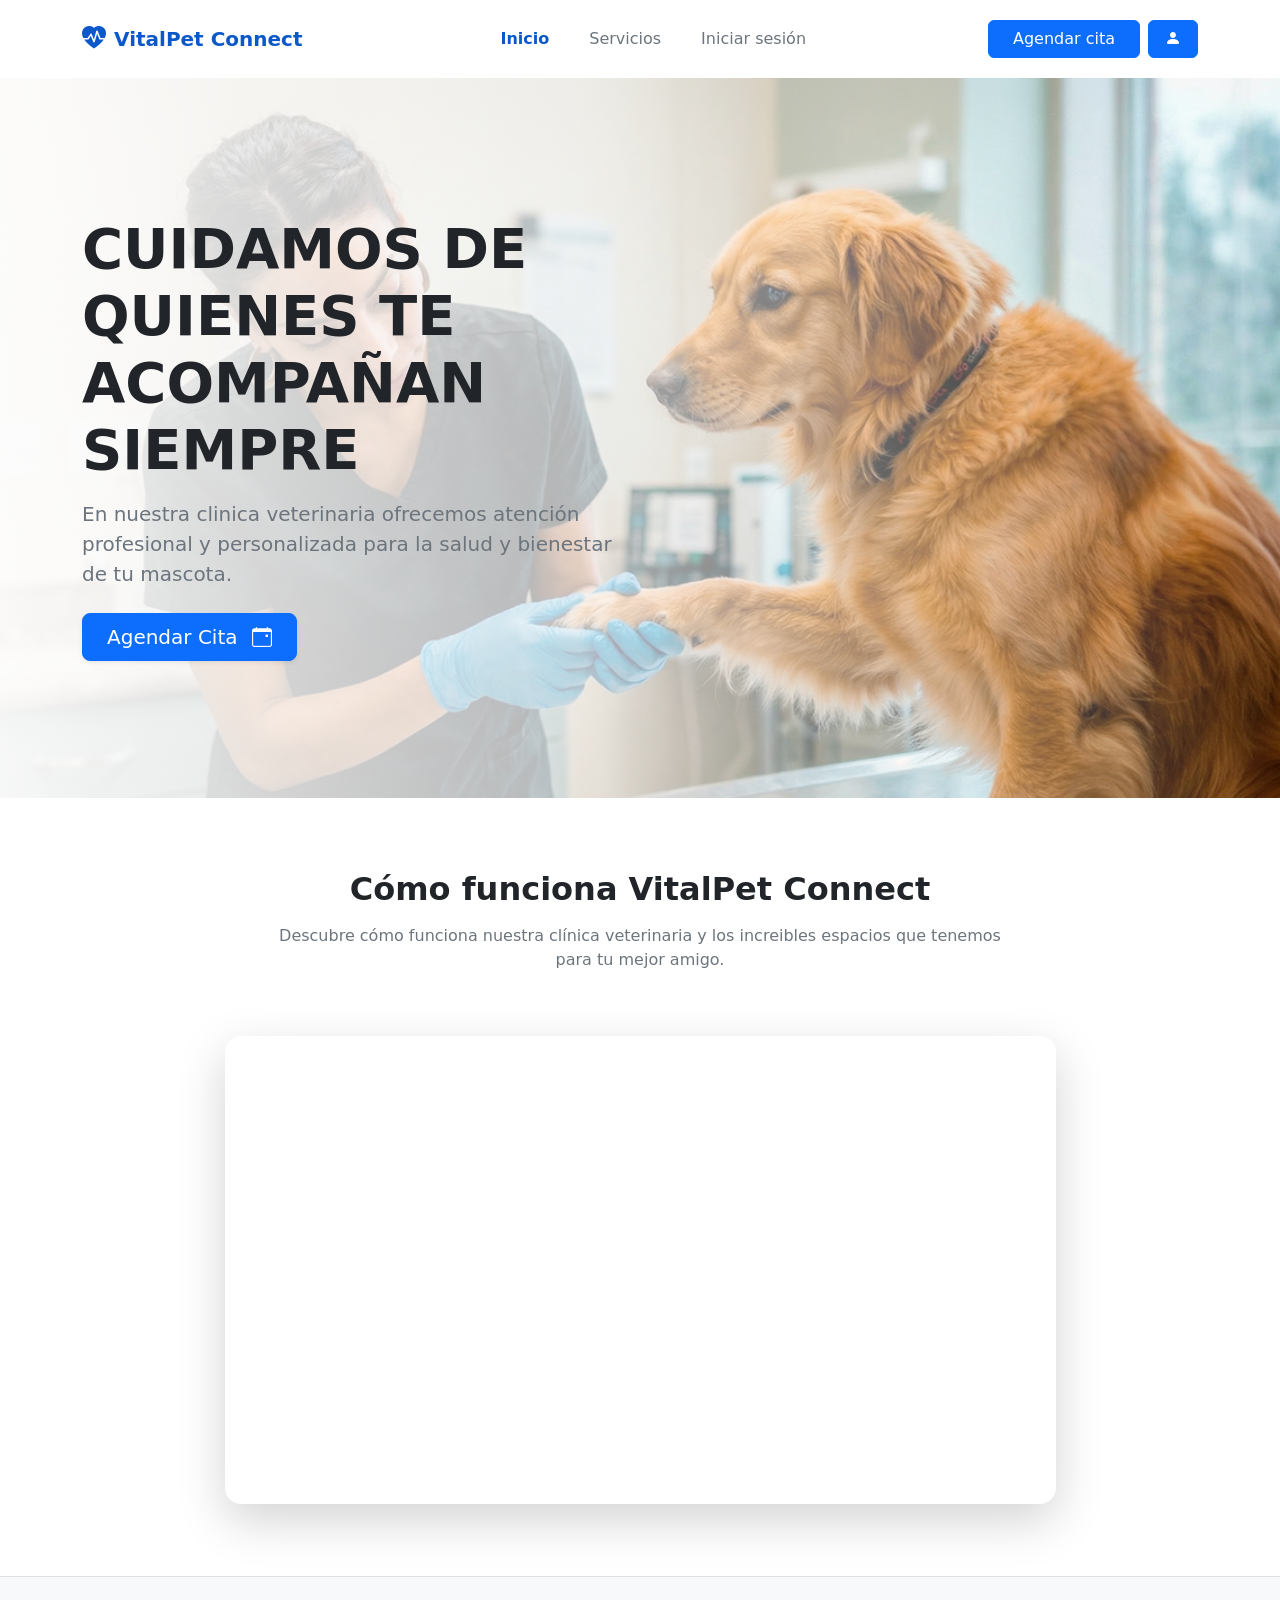
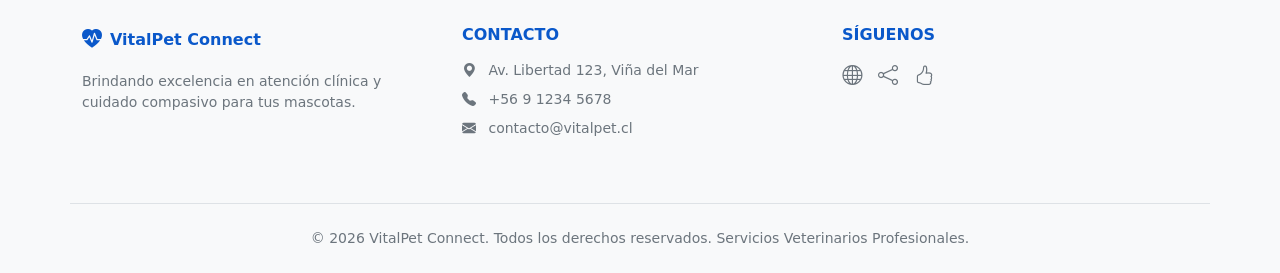
<file: index.html>
<!DOCTYPE html>
<html lang="en">

<head>
    <meta charset="UTF-8">
    <meta name="viewport" content="width=device-width, initial-scale=1.0">
    <title> Bienvenido a VitalPet-Connect </title>
    <link href="https://cdn.jsdelivr.net/npm/bootstrap@5.3.3/dist/css/bootstrap.min.css" rel="stylesheet">
    <link rel="stylesheet" href="https://cdn.jsdelivr.net/npm/bootstrap-icons@1.11.3/font/bootstrap-icons.min.css">
    <link rel="stylesheet" href="css/styles.css">
</head>

<body>
    <nav class="navbar navbar-expand-lg bg-white shadow-sm py-3">
        <div class="container">
            <!-- Icono hay que ver q ponemos aqui desps-->
            <a href="index.html" class="navbar-brand d-flex align-items-center gap-2 text-primary fw-bold">
                <i class="bi bi-heart-pulse-fill fs-4"></i>
                VitalPet Connect
            </a>

            <button class="navbar-toggler" type="button" data-bs-toggle="collapse" data-bs-target="#navbarContent"
                aria-controls="navbarContent" aria-expanded="false" aria-label="Toggle navigation">
                <span class="navbar-toggler-icon"></span>
            </button>


            <div class="collapse navbar-collapse " id="navbarContent">
                <ul class="navbar-nav mx-auto mb-2 mb-lg-0 gap-4">
                    <li class="nav-item">
                        <a href="/index.html" class="nav-link active fw-bold text-primary" aria-current="page">Inicio</a>
                    </li>
                    <li class="nav-item">
                        <a href="/views/services.html" class="nav-link text-secondary">Servicios</a>
                    </li>
                    <li class="nav-item">
                        <a href="login.html" class="nav-link text-secondary">Iniciar sesión</a>
                    </li>
                </ul>
                <div class="d-flex gap-2">
                    <!--Aca va el boton del modal, que aun no se como carajos hacerlo-->
                    <button class="btn btn-primary px-4 fw-medium" type="button" data-bs-toggle="modal"
                        data-bs-target="#appointmentModal">
                        Agendar cita
                    </button>
                    <!-- Boton user que este lo hago altoque-->
                    <a class="btn btn-primary px-3"  href="login.html" role="button">
                        <i class="bi bi-person-fill"></i>
                    </a>
                </div>
            </div>
        </div>
    </nav>
    <header class="hero-section position-relative d-flex align-items-center">
        <!-- El z1 es necesario para que el texto del difuminado quede por arriba de la imagen y quede bacan-->
        <div class="container position-relative z-1">
            <div class="row">
                <div class="col-lg-6 col-md-8 py-5 my-5">
                    <h1 class="display-4 fw-bold text-dark mb-3">
                        CUIDAMOS DE QUIENES TE ACOMPAÑAN SIEMPRE
                    </h1>
                    <p class="lead text-secondary mb-4">
                        En nuestra clinica veterinaria ofrecemos atención profesional y personalizada para la salud y
                        bienestar de tu mascota.
                    </p>
                    <button class="btn btn-primary btn-lg px-4 fw-medium shadow-sm" type="button" data-bs-toggle="modal"
                        data-bs-target="#appointmentModal">
                        Agendar Cita <i class="bi bi-calendar-event ms-2"></i>
                    </button>
                </div>
            </div>
        </div>
    </header>
    <section class="py-5 bg-white">
        <div class="container py-4">
            <div class="row justify-content-center mb-5">
                <div class="col-md-8 text-center">
                    <h2 class="fw-bold text-dark mb-3">Cómo funciona VitalPet Connect</h2>
                    <p class="text-secondary">
                        Descubre cómo funciona nuestra clínica veterinaria y los increibles espacios que tenemos para tu
                        mejor amigo.
                    </p>
                </div>
            </div>

            <div class="row justify-content-center">
                <div class="col-lg-9">
                    <div class="card border-0 shadow-lg rounded-4 overflow-hidden">
                        <div class="ratio ratio-16x9">
                            <!-- Me robe un video de yt-->
                            <iframe src="https://www.youtube.com/embed/WgSZEW7ra30?si=WdHMlnqze9YVHtOF"
                                title="Demostración VitalPet Connect"
                                allow="accelerometer; autoplay; clipboard-write; encrypted-media; gyroscope; picture-in-picture"
                                allowfullscreen>
                            </iframe>
                        </div>
                    </div>
                </div>
            </div>
        </div>
    </section>
    <footer class="bg-light pt-5 pb-4 border-top">
        <div class="container">
            <div class="row">
                <div class="col-lg-4 col-md-6 mb-4 mb-lg-0">
                    <div class="d-flex align-items-center gap-2 text-primary fw-bold mb-3">
                        <i class="bi bi-heart-pulse-fill fs-5"></i>
                        <span>VitalPet Connect</span>
                    </div>
                    <p class="text-secondary small pe-lg-4">
                        Brindando excelencia en atención clínica y cuidado compasivo para tus mascotas.
                    </p>
                </div>

                <div class="col-lg-4 col-md-6 mb-4 mb-lg-0">
                    <h6 class="text-primary fw-bold mb-3"> CONTACTO</h6>
                    <ul class="list-unstyled text-secondary small">
                        <li class="mb-2"><i class="bi bi-geo-alt-fill me-2"></i> Av. Libertad 123, Viña del Mar</li>
                        <li class="mb-2"><i class="bi bi-telephone-fill me-2"></i> +56 9 1234 5678</li>
                        <li class="mb-2"><i class="bi bi-envelope-fill me-2"></i> contacto@vitalpet.cl</li>
                    </ul>
                </div>
                <div class="col-lg-4 col-md-12">
                    <h6 class="text-primary fw-bold mb-3">SÍGUENOS</h6>
                    <div class="d-flex gap-3">
                        <a href="#" class="text-secondary fs-5 text-decoration-none custom-hover"><i
                                class="bi bi-globe"></i></a>
                        <a href="#" class="text-secondary fs-5 text-decoration-none custom-hover"><i
                                class="bi bi-share"></i></a>
                        <a href="#" class="text-secondary fs-5 text-decoration-none custom-hover"><i
                                class="bi bi-hand-thumbs-up"></i></a>
                    </div>
                </div>
            </div>
            <div class="row mt-5">
                <div class="col-12 text-center border-top pt-4">
                    <p class="text-secondary small mb-0">
                        © 2026 VitalPet Connect. Todos los derechos reservados. Servicios Veterinarios Profesionales.
                    </p>
                </div>
            </div>
        </div>
    </footer>
    <div class="modal fade" id="appointmentModal" tabindex="-1" aria-labelledby="appointmentModalLabel"
        aria-hidden="true">
        <div class="modal-dialog modal-dialog-centered">
            <div class="modal-content rounded-4 border-0 shadow">
                <!-- Cabecera del Modal -->
                <div class="modal-header border-bottom-0 pb-0">
                    <h1 class="modal-title fs-4 fw-bold text-dark" id="appointmentModalLabel">Agendar Nueva Cita</h1>
                    <button type="button" class="btn-close" data-bs-dismiss="modal" aria-label="Close"></button>
                </div>
                <div class="modal-body">
                    <p class="text-secondary small mb-4">Ingresa los datos de tu mascota para solicitar una hora de
                        atención.</p>
                    <form id="appointmentForm">
                        <div class="mb-3">
                            <label for="petName" class="form-label fw-medium small">Nombre de la Mascota</label>
                            <input type="text" class="form-control" id="petName" placeholder="Ej: Nala">
                            <span class="text-danger small" id="errorPetName"></span>
                        </div>
                        <div class="mb-3">
                            <label for="ownerName" class="form-label fw-medium small">Tu Nombre</label>
                            <input type="text" class="form-control" id="ownerName" placeholder="Ej: Ignacio">
                            <span class="text-danger small" id="errorOwnerName"></span>
                        </div>
                        <div class="mb-3">
                            <label for="appointmentReason" class="form-label fw-medium small">Motivo de la
                                Consulta</label>
                            <select class="form-select" id="appointmentReason">
                                <option value="" selected>Selecciona un motivo...</option>
                                <option value="vacuna">Consulta General - $15.000</option>
                                <option value="control">Vacunación - $12.000</option>
                                <option value="urgencia">Urgencia - $35.000</option>
                                <option value="cirugiaMenor">Cirugía Menor - $80.000</option>
                                <option value="eco">Ecografía - $30.000</option>
                                <option value="examenSangre"> Examen de Sangre - $25.000</option>
                                <option value="peluqueria">Peluquería Canina - $20.000</option>
                            </select>
                            <span class="text-danger small" id="errorReason"></span>
                        </div>
                        <div class="mb-4">
                            <label for="appointmentTime" class="form-label fw-medium small">Horas Disponibles</label>
                            <select class="form-select" id="appointmentTime">
                                <option value="" selected>Cargando horas disponibles...</option>
                                <!-- Las opciones reales se inyectarán aquí con tu mock-data.js -->
                            </select>
                            <span class="text-danger small" id="errorTime"></span>
                        </div>
                        <div class="d-grid gap-2">
                            <button type="submit" class="btn btn-primary fw-medium py-2">Confirmar Cita</button>
                            <button type="button" class="btn btn-light fw-medium py-2"
                                data-bs-dismiss="modal">Cancelar</button>
                        </div>
                    </form>
                </div>

            </div>
        </div>
    </div>
    <script src="https://cdn.jsdelivr.net/npm/bootstrap@5.3.3/dist/js/bootstrap.bundle.min.js"></script>
    <script src="js/mock-data.js"></script>
    <script src="js/validation.js"></script>
</body>

</html>
</file>
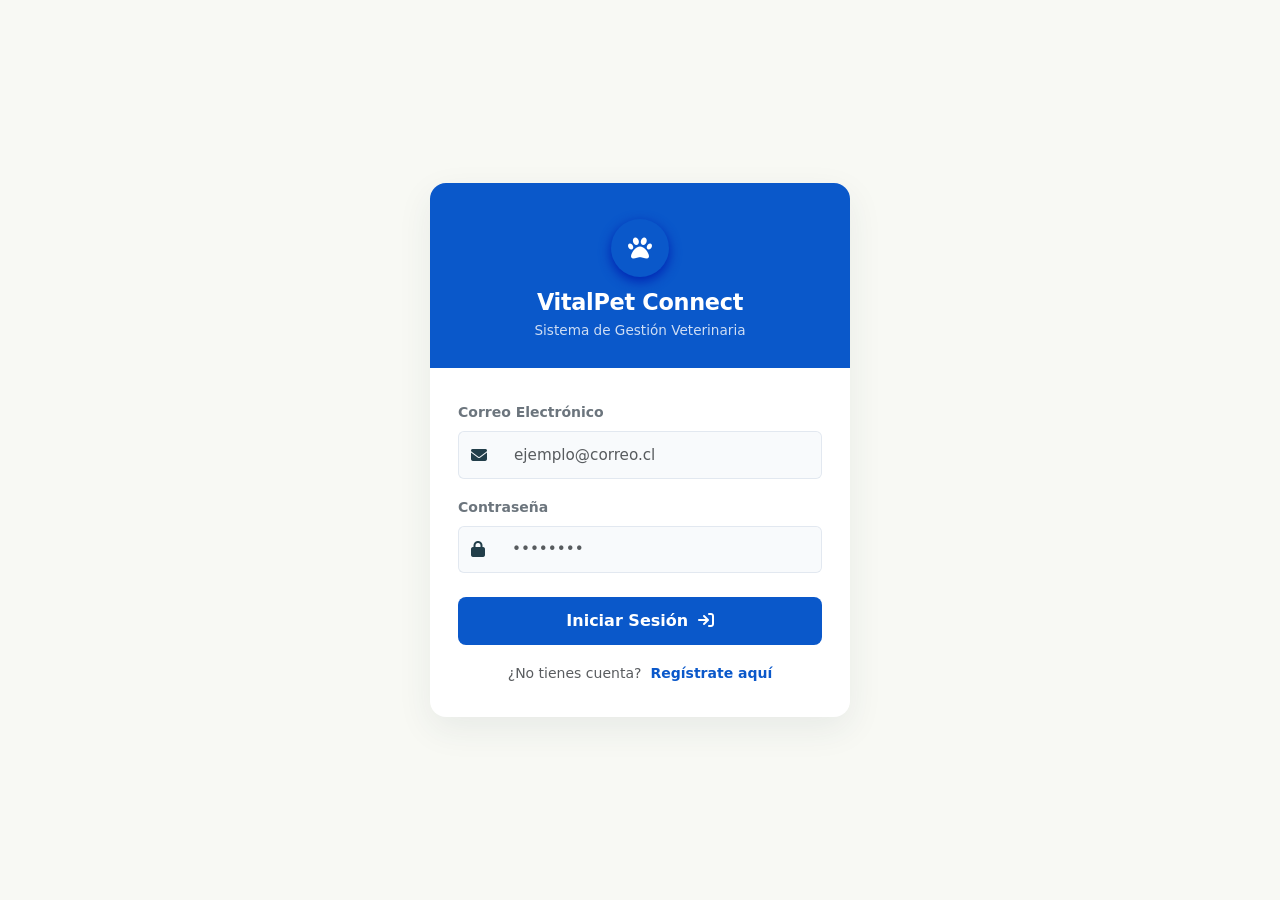
<file: login.html>
<!DOCTYPE html>
<html lang="es">
<head>
    <meta charset="UTF-8">
    <meta name="viewport" content="width=device-width, initial-scale=1.0">
    <link href="https://cdn.jsdelivr.net/npm/bootstrap@5.3.3/dist/css/bootstrap.min.css" rel="stylesheet">
    <link rel="stylesheet" href="https://cdnjs.cloudflare.com/ajax/libs/font-awesome/6.5.1/css/all.min.css">
    <link rel="stylesheet" href="css/styles.css">
    <link rel="stylesheet" href="css/login.css">
    <title>Iniciar Sesión - VitalPet Connect</title>
</head>
<body>

    <main class="login-container">
        <div class="card login-card">
            
            <!-- Cabecera estilo Sidebar -->
            <div class="brand-header">
                <div class="brand-badge">
                    <i class="fa-solid fa-paw"></i>
                </div>
                <h4 class="brand-title">VitalPet Connect</h4>
                <p class="brand-subtitle mb-0">Sistema de Gestión Veterinaria</p>
            </div>

            <!-- Cuerpo del Formulario -->
            <div class="form-body">
                <form id="loginForm">
                    <div class="mb-3">
                        <label for="email" class="form-label small fw-semibold text-secondary">Correo Electrónico</label>
                        <div class="input-group custom-input-group">
                            <span class="input-group-text"><i class="fa-solid fa-envelope"></i></span>
                            <input type="email" class="form-control" id="email" placeholder="ejemplo@correo.cl" required>
                        </div>
                    </div>

                    <div class="mb-4">
                        <label for="password" class="form-label small fw-semibold text-secondary">Contraseña</label>
                        <div class="input-group custom-input-group">
                            <span class="input-group-text"><i class="fa-solid fa-lock"></i></span>
                            <input type="password" class="form-control" id="password" placeholder="••••••••" required>
                        </div>
                    </div>

                    <button type="submit" class="btn btn-vitalpet w-100 mb-3">
                        Iniciar Sesión <i class="fa-solid fa-arrow-right-to-bracket ms-1"></i>
                    </button>
                    
                    <div class="text-center">
                        <span class="small text-muted">¿No tienes cuenta?</span> 
                        <a href="register.html" class="register-link small ms-1">Regístrate aquí</a>
                    </div>
                </form>
            </div>

        </div>
    </main>

    <script src="https://cdn.jsdelivr.net/npm/bootstrap@5.3.3/dist/js/bootstrap.bundle.min.js"></script>
    <script src="js/login-register.js"></script>
    <script src="js/mock-data.js"></script>

    <!-- Modal de alerta con bootstrap -->
    <div class="modal fade" id="customAlertModal" tabindex="-1" aria-labelledby="modalTitle" aria-hidden="true">
        <div class="modal-dialog modal-dialog-centered">
            <div class="modal-content rounded-4 border-0 shadow-lg overflow-hidden">
                
                <!-- Cabecera -->
                <div class="modal-header border-0 text-white justify-content-center flex-column pt-4 pb-2" style="background-color: #00275e;">
                    <div class="rounded-circle d-flex align-items-center justify-content-center mb-2 shadow" id="modalBadge" style="width: 60px; height: 60px; background-color: #0A58CA;">
                        <i class="fa-solid fa-circle-check fs-2 text-white" id="modalIcon"></i>
                    </div>
                    <h5 class="modal-title fw-bold fs-4" id="modalTitle">Notificación</h5>
                </div>

                <!-- Cuerpo -->
                <div class="modal-body text-center px-4 py-3">
                    <p class="mb-0 text-secondary fs-6" id="modalMessage">Mensaje del sistema...</p>
                </div>

                <!-- Pie -->
                <div class="modal-footer border-0 justify-content-center pb-4">
                    <button type="button" class="btn text-white fw-semibold px-4 rounded-3 shadow-sm" id="modalConfirmBtn" data-bs-dismiss="modal" style="background-color: #0A58CA;">
                        Entendido
                    </button>
                </div>

            </div>
        </div>
    </div>
</body>
</html>
</file>
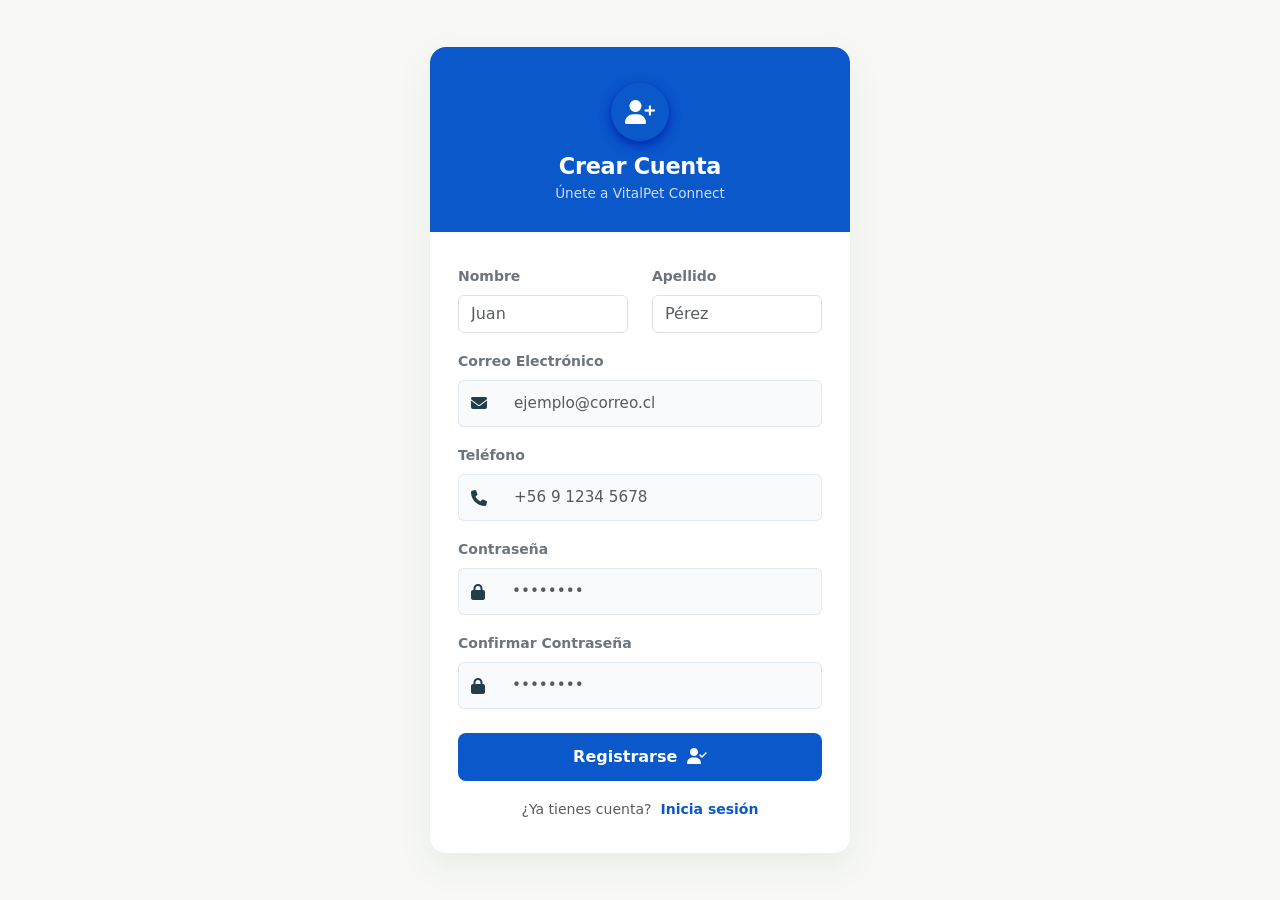
<file: register.html>
<!DOCTYPE html>
<html lang="es">
<head>
    <meta charset="UTF-8">
    <meta name="viewport" content="width=device-width, initial-scale=1.0">
    <link href="https://cdn.jsdelivr.net/npm/bootstrap@5.3.3/dist/css/bootstrap.min.css" rel="stylesheet">
    <link rel="stylesheet" href="https://cdnjs.cloudflare.com/ajax/libs/font-awesome/6.5.1/css/all.min.css">
    <link rel="stylesheet" href="css/styles.css">
    <link rel="stylesheet" href="css/login.css">
    <title>Registro - VitalPet Connect</title>
</head>
<body>

    <main class="login-container py-4">
        <div class="card login-card">
            
            <!-- Cabecera estilo Sidebar -->
            <div class="brand-header">
                <div class="brand-badge">
                    <i class="fa-solid fa-user-plus"></i>
                </div>
                <h4 class="brand-title">Crear Cuenta</h4>
                <p class="brand-subtitle mb-0">Únete a VitalPet Connect</p>
            </div>

            <!-- Empieza el cuerpo para el formulario -->
            <div class="form-body">
                <form id="registerForm">
                    <!-- Nombre y Apellido -->
                    <div class="row mb-3">
                        <div class="col-6">
                            <label for="firstName" class="form-label small fw-semibold text-secondary">Nombre</label>
                            <input type="text" class="form-control form-control-custom" id="firstName" placeholder="Juan" required>
                        </div>
                        <div class="col-6">
                            <label for="lastName" class="form-label small fw-semibold text-secondary">Apellido</label>
                            <input type="text" class="form-control form-control-custom" id="lastName" placeholder="Pérez" required>
                        </div>
                    </div>

                    <!-- Correo -->
                    <div class="mb-3">
                        <label for="email" class="form-label small fw-semibold text-secondary">Correo Electrónico</label>
                        <div class="input-group custom-input-group">
                            <span class="input-group-text"><i class="fa-solid fa-envelope"></i></span>
                            <input type="email" class="form-control" id="email" placeholder="ejemplo@correo.cl" required>
                        </div>
                    </div>

                    <!-- Celular -->
                    <div class="mb-3">
                        <label for="phone" class="form-label small fw-semibold text-secondary">Teléfono</label>
                        <div class="input-group custom-input-group">
                            <span class="input-group-text"><i class="fa-solid fa-phone"></i></span>
                            <input type="tel" class="form-control" id="phone" placeholder="+56 9 1234 5678" required>
                        </div>
                    </div>

                    <!-- Ingreso de la contraseña -->
                    <div class="mb-3">
                        <label for="password" class="form-label small fw-semibold text-secondary">Contraseña</label>
                        <div class="input-group custom-input-group">
                            <span class="input-group-text"><i class="fa-solid fa-lock"></i></span>
                            <input type="password" class="form-control" id="password" placeholder="••••••••" required>
                        </div>
                    </div>

                    <!-- confirmacion de la contraseña por segunda vez -->
                    <div class="mb-4">
                        <label for="confirmPassword" class="form-label small fw-semibold text-secondary">Confirmar Contraseña</label>
                        <div class="input-group custom-input-group">
                            <span class="input-group-text"><i class="fa-solid fa-lock"></i></span>
                            <input type="password" class="form-control" id="confirmPassword" placeholder="••••••••" required>
                        </div>
                    </div>

                    <button type="submit" class="btn btn-vitalpet w-100 mb-3">
                        Registrarse <i class="fa-solid fa-user-check ms-1"></i>
                    </button>
                    
                    <div class="text-center">
                        <span class="small text-muted">¿Ya tienes cuenta?</span> 
                        <a href="login.html" class="register-link small ms-1">Inicia sesión</a>
                    </div>
                </form>
            </div>

        </div>
    </main>

    <script src="https://cdn.jsdelivr.net/npm/bootstrap@5.3.3/dist/js/bootstrap.bundle.min.js" crossorigin="anonymous"></script>
    <script src="js/login-register.js"></script>
    <script src="js/mock-data.js"></script>


    <!-- Modal de alerta con bootstrap -->
    <div class="modal fade" id="customAlertModal" tabindex="-1" aria-labelledby="modalTitle" aria-hidden="true">
        <div class="modal-dialog modal-dialog-centered">
            <div class="modal-content rounded-4 border-0 shadow-lg overflow-hidden">
                
                <!-- Cabecera -->
                <div class="modal-header border-0 text-white justify-content-center flex-column pt-4 pb-2" style="background-color: #00275e;">
                    <div class="rounded-circle d-flex align-items-center justify-content-center mb-2 shadow" id="modalBadge" style="width: 60px; height: 60px; background-color: #0A58CA;">
                        <i class="fa-solid fa-circle-check fs-2 text-white" id="modalIcon"></i>
                    </div>
                    <h5 class="modal-title fw-bold fs-4" id="modalTitle">Notificación</h5>
                </div>

                <!-- Cuerpo -->
                <div class="modal-body text-center px-4 py-3">
                    <p class="mb-0 text-secondary fs-6" id="modalMessage">Mensaje del sistema...</p>
                </div>

                <!-- Pie -->
                <div class="modal-footer border-0 justify-content-center pb-4">
                    <button type="button" class="btn text-white fw-semibold px-4 rounded-3 shadow-sm" id="modalConfirmBtn" data-bs-dismiss="modal" style="background-color: #0A58CA;">
                        Entendido
                    </button>
                </div>

            </div>
        </div>
    </div>
</body>
</html>
</file>
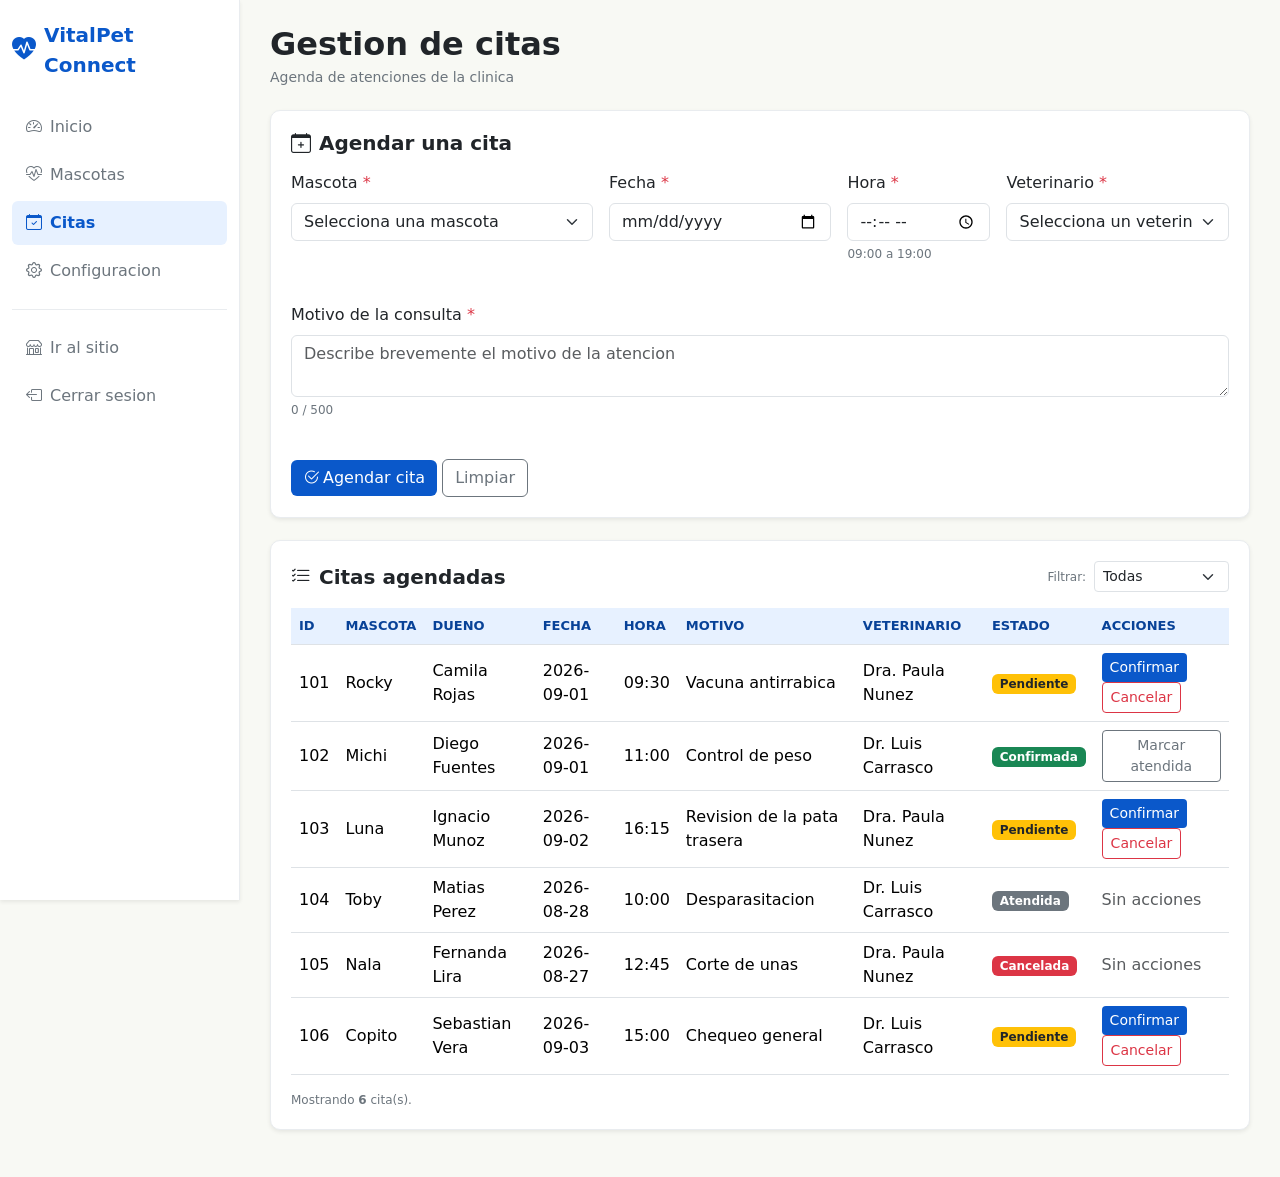
<file: views/dashboard-appointments.html>
<!DOCTYPE html>
<html lang="es">

<head>
  <meta charset="UTF-8">
  <meta name="viewport" content="width=device-width, initial-scale=1.0">
  <title>Citas | Panel VitalPet Connect</title>

  <link href="https://cdn.jsdelivr.net/npm/bootstrap@5.3.3/dist/css/bootstrap.min.css" rel="stylesheet">
  <link href="https://cdn.jsdelivr.net/npm/bootstrap-icons@1.11.3/font/bootstrap-icons.css" rel="stylesheet">
  <link rel="stylesheet" href="../css/dashboard.css">
</head>

<body>

  <!-- menu lateral -->
  <aside class="vp-sidebar">
    <a href="dashboard-home.html" class="vp-logo">
      <i class="bi bi-heart-pulse-fill fs-4"></i>
      VitalPet Connect
    </a>

    <nav>
      <a href="dashboard-home.html" class="vp-link">
        <i class="bi bi-speedometer2 me-2"></i>Inicio
      </a>
      <a href="dashboard-pets.html" class="vp-link">
        <i class="bi bi-heart-pulse me-2"></i>Mascotas
      </a>
      <a href="dashboard-appointments.html" class="vp-link activo">
        <i class="bi bi-calendar-check me-2"></i>Citas
      </a>
      <a href="dashboard-settings.html" class="vp-link">
        <i class="bi bi-gear me-2"></i>Configuracion
      </a>

      <hr>

      <a href="../index.html" class="vp-link">
        <i class="bi bi-shop me-2"></i>Ir al sitio
      </a>
      <a href="../login.html" class="vp-link">
        <i class="bi bi-box-arrow-left me-2"></i>Cerrar sesion
      </a>
    </nav>
  </aside>

  <main class="vp-contenido">

    <header>
      <h2 class="vp-titulo">Gestion de citas</h2>
      <p class="vp-subtitulo">Agenda de atenciones de la clinica</p>
    </header>

    <div id="mensajeOk" class="alert alert-success d-none"></div>

    <!-- formulario -->
    <section class="vp-caja">
      <h5><i class="bi bi-calendar-plus me-2"></i>Agendar una cita</h5>

      <form id="formCita" novalidate>
        <div class="row g-3">

          <div class="col-12 col-md-4">
            <label for="cMascota" class="form-label">Mascota <span class="text-danger">*</span></label>
            <select id="cMascota" class="form-select">
              <option value="">Selecciona una mascota</option>
            </select>
            <span class="vp-error" id="errMascotaCita"></span>
          </div>

          <div class="col-12 col-md-3">
            <label for="cFecha" class="form-label">Fecha <span class="text-danger">*</span></label>
            <input type="date" id="cFecha" class="form-control">
            <span class="vp-error" id="errFecha"></span>
          </div>

          <div class="col-12 col-md-2">
            <label for="cHora" class="form-label">Hora <span class="text-danger">*</span></label>
            <input type="time" id="cHora" class="form-control">
            <span class="vp-ayuda">09:00 a 19:00</span>
            <span class="vp-error" id="errHora"></span>
          </div>

          <div class="col-12 col-md-3">
            <label for="cVeterinario" class="form-label">Veterinario <span class="text-danger">*</span></label>
            <select id="cVeterinario" class="form-select">
              <option value="">Selecciona un veterinario</option>
            </select>
            <span class="vp-error" id="errVeterinario"></span>
          </div>

          <div class="col-12">
            <label for="cMotivo" class="form-label">Motivo de la consulta <span class="text-danger">*</span></label>
            <textarea id="cMotivo" class="form-control" rows="2" maxlength="500"
                      placeholder="Describe brevemente el motivo de la atencion"></textarea>
            <span class="vp-ayuda" id="contadorMotivo">0 / 500</span>
            <span class="vp-error" id="errMotivo"></span>
          </div>

        </div>

        <div class="mt-3">
          <button type="submit" class="btn btn-vp">
            <i class="bi bi-check2-circle me-1"></i>Agendar cita
          </button>
          <button type="reset" class="btn btn-outline-secondary">Limpiar</button>
        </div>
      </form>
    </section>

    <!-- listado -->
    <section class="vp-caja">

      <div class="d-flex justify-content-between align-items-center flex-wrap mb-3">
        <h5 class="mb-0"><i class="bi bi-list-check me-2"></i>Citas agendadas</h5>

        <div class="d-flex align-items-center gap-2">
          <label for="filtroEstado" class="vp-ayuda mb-0">Filtrar:</label>
          <select id="filtroEstado" class="form-select form-select-sm">
            <option value="Todas">Todas</option>
            <option value="Pendiente">Pendientes</option>
            <option value="Confirmada">Confirmadas</option>
            <option value="Atendida">Atendidas</option>
            <option value="Cancelada">Canceladas</option>
          </select>
        </div>
      </div>

      <div class="table-responsive">
        <table class="table vp-tabla align-middle">
          <thead>
            <tr>
              <th>ID</th>
              <th>Mascota</th>
              <th>Dueno</th>
              <th>Fecha</th>
              <th>Hora</th>
              <th>Motivo</th>
              <th>Veterinario</th>
              <th>Estado</th>
              <th>Acciones</th>
            </tr>
          </thead>
          <tbody id="tablaCitas"></tbody>
        </table>
      </div>

      <p class="vp-ayuda mb-0">
        Mostrando <strong id="contadorCitas">0</strong> cita(s).
      </p>
    </section>

  </main>

  <script src="../js/mock-data.js"></script>
  <script src="../js/dashboard.js"></script>
</body>

</html>
</file>
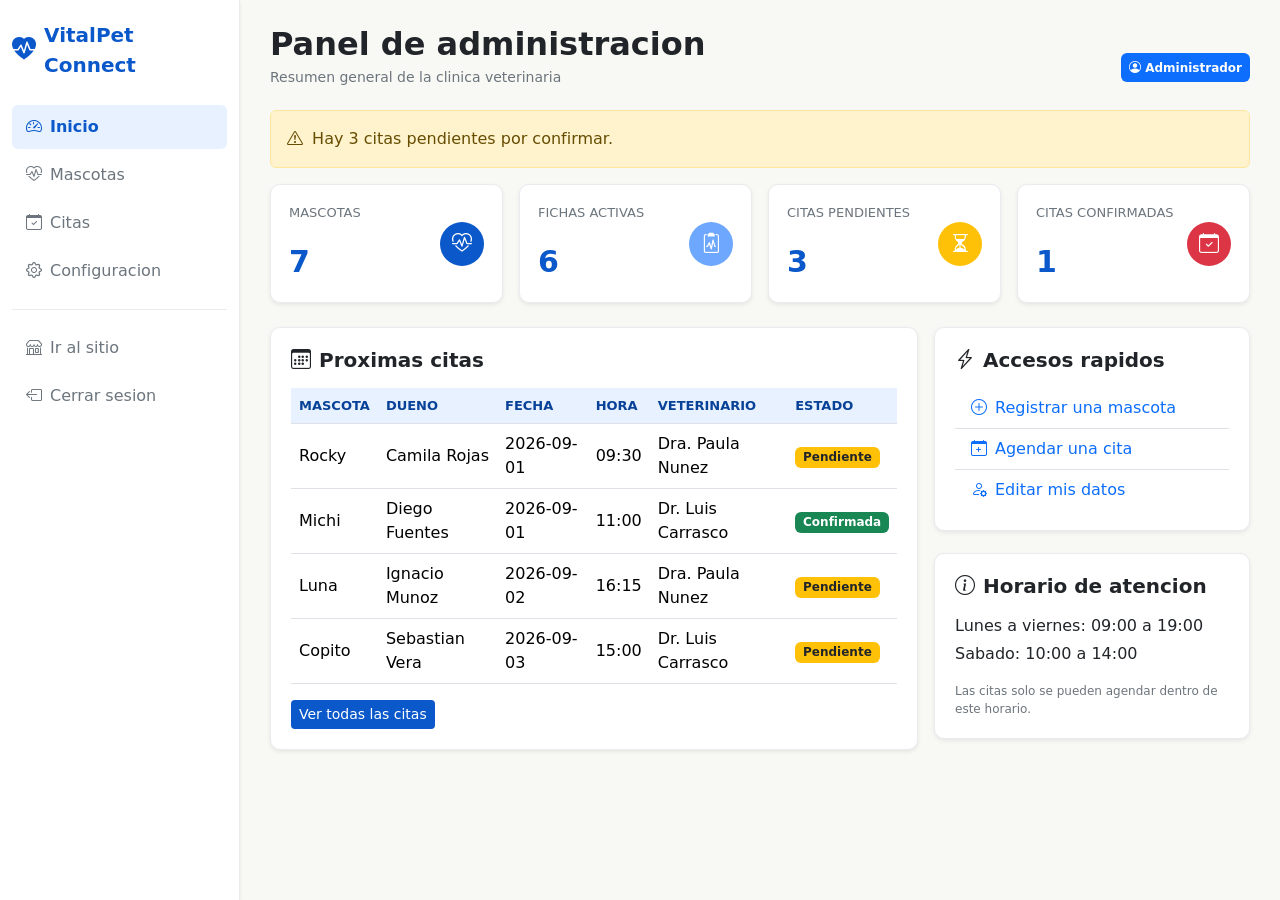
<file: views/dashboard-home.html>
<!DOCTYPE html>
<html lang="es">

<head>
  <meta charset="UTF-8">
  <meta name="viewport" content="width=device-width, initial-scale=1.0">
  <title>Inicio | Panel VitalPet Connect</title>

  <!-- bootstrap -->
  <link href="https://cdn.jsdelivr.net/npm/bootstrap@5.3.3/dist/css/bootstrap.min.css" rel="stylesheet">
  <link href="https://cdn.jsdelivr.net/npm/bootstrap-icons@1.11.3/font/bootstrap-icons.css" rel="stylesheet">

  <!-- mis estilos -->
  <link rel="stylesheet" href="../css/dashboard.css">
</head>

<body>

  <!-- menu lateral -->
  <aside class="vp-sidebar">
    <a href="dashboard-home.html" class="vp-logo">
      <i class="bi bi-heart-pulse-fill fs-4"></i>
      VitalPet Connect
    </a>

    <nav>
      <a href="dashboard-home.html" class="vp-link activo">
        <i class="bi bi-speedometer2 me-2"></i>Inicio
      </a>
      <a href="dashboard-pets.html" class="vp-link">
        <i class="bi bi-heart-pulse me-2"></i>Mascotas
      </a>
      <a href="dashboard-appointments.html" class="vp-link">
        <i class="bi bi-calendar-check me-2"></i>Citas
      </a>
      <a href="dashboard-settings.html" class="vp-link">
        <i class="bi bi-gear me-2"></i>Configuracion
      </a>

      <hr>

      <a href="../index.html" class="vp-link">
        <i class="bi bi-shop me-2"></i>Ir al sitio
      </a>
      <a href="../login.html" class="vp-link">
        <i class="bi bi-box-arrow-left me-2"></i>Cerrar sesion
      </a>
    </nav>
  </aside>

  <main class="vp-contenido">

    <header class="d-flex justify-content-between align-items-center flex-wrap">
      <div>
        <h2 class="vp-titulo">Panel de administracion</h2>
        <p class="vp-subtitulo">Resumen general de la clinica veterinaria</p>
      </div>
      <div class="text-end">
        <span class="badge bg-primary p-2">
          <i class="bi bi-person-circle me-1"></i>Administrador
        </span>
      </div>
    </header>

    <div id="avisoPendientes" class="alert alert-warning d-none">
      <i class="bi bi-exclamation-triangle me-1"></i>
      <span id="textoAviso"></span>
    </div>

    <!-- tarjetas del resumen -->
    <section class="row g-3 mb-4">

      <div class="col-12 col-sm-6 col-xl-3">
        <div class="vp-tarjeta d-flex justify-content-between align-items-center">
          <div>
            <p class="vp-etiqueta">Mascotas</p>
            <p class="vp-numero" id="totalMascotas">0</p>
          </div>
          <div class="vp-icono"><i class="bi bi-heart-pulse"></i></div>
        </div>
      </div>

      <div class="col-12 col-sm-6 col-xl-3">
        <div class="vp-tarjeta d-flex justify-content-between align-items-center">
          <div>
            <p class="vp-etiqueta">Fichas activas</p>
            <p class="vp-numero" id="mascotasActivas">0</p>
          </div>
          <div class="vp-icono azul"><i class="bi bi-clipboard2-pulse"></i></div>
        </div>
      </div>

      <div class="col-12 col-sm-6 col-xl-3">
        <div class="vp-tarjeta d-flex justify-content-between align-items-center">
          <div>
            <p class="vp-etiqueta">Citas pendientes</p>
            <p class="vp-numero" id="citasPendientes">0</p>
          </div>
          <div class="vp-icono amarillo"><i class="bi bi-hourglass-split"></i></div>
        </div>
      </div>

      <div class="col-12 col-sm-6 col-xl-3">
        <div class="vp-tarjeta d-flex justify-content-between align-items-center">
          <div>
            <p class="vp-etiqueta">Citas confirmadas</p>
            <p class="vp-numero" id="citasConfirmadas">0</p>
          </div>
          <div class="vp-icono rojo"><i class="bi bi-calendar-check"></i></div>
        </div>
      </div>

    </section>

    <div class="row g-3">

      <!-- proximas citas -->
      <div class="col-12 col-xl-8">
        <section class="vp-caja">
          <h5><i class="bi bi-calendar3 me-2"></i>Proximas citas</h5>

          <div class="table-responsive">
            <table class="table vp-tabla align-middle">
              <thead>
                <tr>
                  <th>Mascota</th>
                  <th>Dueno</th>
                  <th>Fecha</th>
                  <th>Hora</th>
                  <th>Veterinario</th>
                  <th>Estado</th>
                </tr>
              </thead>
              <tbody id="tablaProximas"></tbody>
            </table>
          </div>

          <a href="dashboard-appointments.html" class="btn btn-vp btn-sm">
            Ver todas las citas
          </a>
        </section>
      </div>

      <div class="col-12 col-xl-4">
        <section class="vp-caja">
          <h5><i class="bi bi-lightning-charge me-2"></i>Accesos rapidos</h5>

          <ul class="list-group list-group-flush">
            <li class="list-group-item">
              <a href="dashboard-pets.html" class="text-decoration-none">
                <i class="bi bi-plus-circle me-2"></i>Registrar una mascota
              </a>
            </li>
            <li class="list-group-item">
              <a href="dashboard-appointments.html" class="text-decoration-none">
                <i class="bi bi-calendar-plus me-2"></i>Agendar una cita
              </a>
            </li>
            <li class="list-group-item">
              <a href="dashboard-settings.html" class="text-decoration-none">
                <i class="bi bi-person-gear me-2"></i>Editar mis datos
              </a>
            </li>
          </ul>
        </section>

        <section class="vp-caja">
          <h5><i class="bi bi-info-circle me-2"></i>Horario de atencion</h5>
          <p class="mb-1">Lunes a viernes: 09:00 a 19:00</p>
          <p class="mb-3">Sabado: 10:00 a 14:00</p>
          <p class="vp-ayuda mb-0">
            Las citas solo se pueden agendar dentro de este horario.
          </p>
        </section>
      </div>

    </div>

  </main>

  <!-- primero los datos, despues la logica -->
  <script src="../js/mock-data.js"></script>
  <script src="../js/dashboard.js"></script>
</body>

</html>
</file>
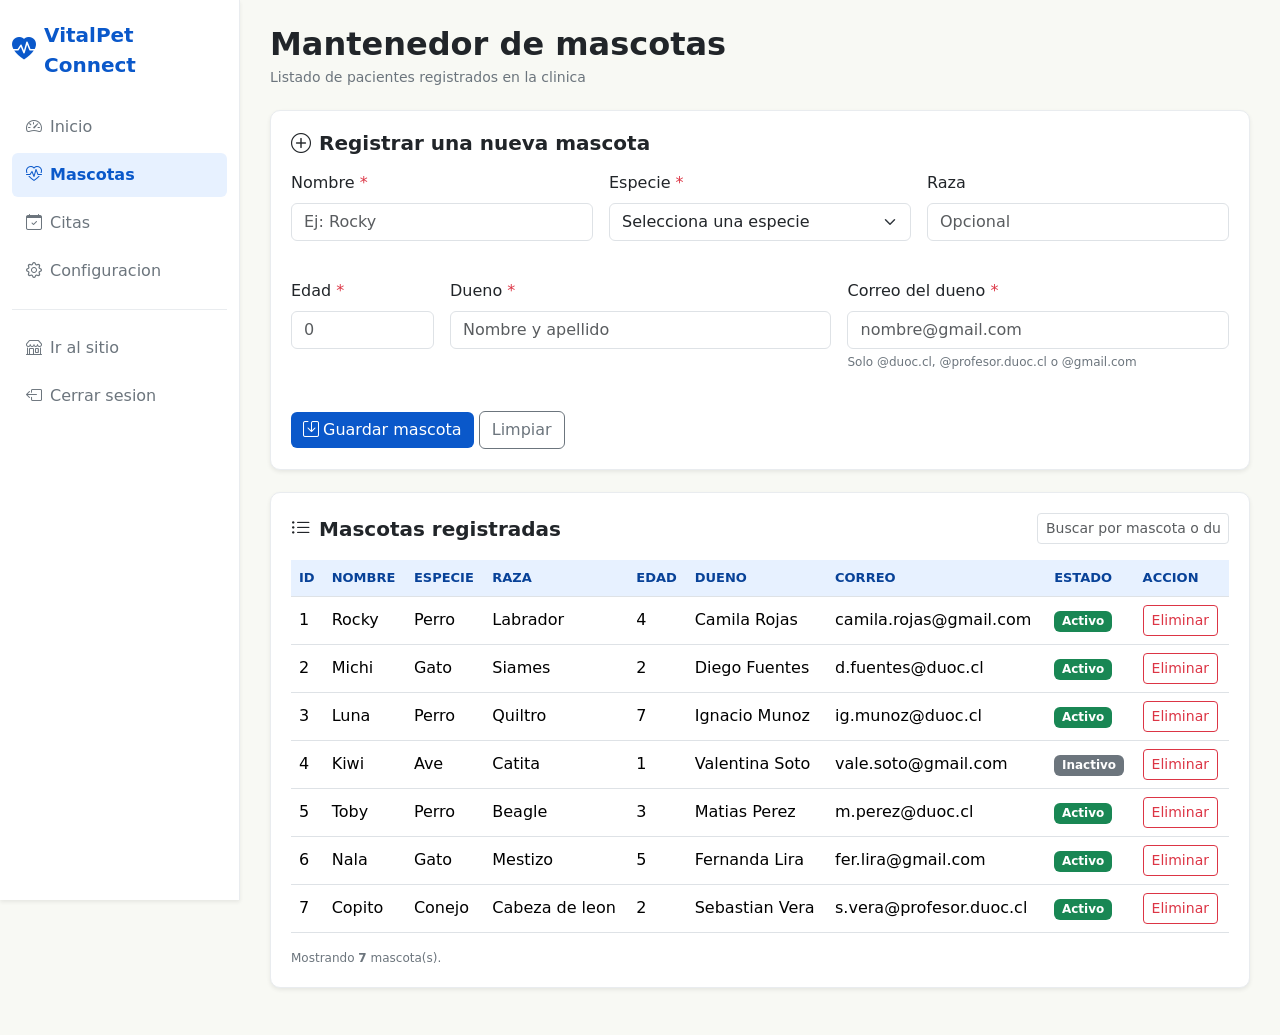
<file: views/dashboard-pets.html>
<!DOCTYPE html>
<html lang="es">

<head>
  <meta charset="UTF-8">
  <meta name="viewport" content="width=device-width, initial-scale=1.0">
  <title>Mascotas | Panel VitalPet Connect</title>

  <link href="https://cdn.jsdelivr.net/npm/bootstrap@5.3.3/dist/css/bootstrap.min.css" rel="stylesheet">
  <link href="https://cdn.jsdelivr.net/npm/bootstrap-icons@1.11.3/font/bootstrap-icons.css" rel="stylesheet">
  <link rel="stylesheet" href="../css/dashboard.css">
</head>

<body>

  <!-- menu lateral -->
  <aside class="vp-sidebar">
    <a href="dashboard-home.html" class="vp-logo">
      <i class="bi bi-heart-pulse-fill fs-4"></i>
      VitalPet Connect
    </a>

    <nav>
      <a href="dashboard-home.html" class="vp-link">
        <i class="bi bi-speedometer2 me-2"></i>Inicio
      </a>
      <a href="dashboard-pets.html" class="vp-link activo">
        <i class="bi bi-heart-pulse me-2"></i>Mascotas
      </a>

      <a href="dashboard-appointments.html" class="vp-link">
        <i class="bi bi-calendar-check me-2"></i>Citas
      </a>
      <a href="dashboard-settings.html" class="vp-link">
        <i class="bi bi-gear me-2"></i>Configuracion
      </a>

      <hr>

      <a href="../index.html" class="vp-link">
        <i class="bi bi-shop me-2"></i>Ir al sitio
      </a>
      <a href="../login.html" class="vp-link">
        <i class="bi bi-box-arrow-left me-2"></i>Cerrar sesion
      </a>
    </nav>
  </aside>

  <main class="vp-contenido">

    <header>
      <h2 class="vp-titulo">Mantenedor de mascotas</h2>
      <p class="vp-subtitulo">Listado de pacientes registrados en la clinica</p>
    </header>

    <div id="mensajeOk" class="alert alert-success d-none"></div>

    <!-- formulario -->
    <section class="vp-caja">
      <h5><i class="bi bi-plus-circle me-2"></i>Registrar una nueva mascota</h5>

      <form id="formMascota" novalidate>
        <div class="row g-3">

          <div class="col-12 col-md-4">
            <label for="mNombre" class="form-label">Nombre <span class="text-danger">*</span></label>
            <input type="text" id="mNombre" class="form-control" placeholder="Ej: Rocky" maxlength="60">
            <span class="vp-error" id="errNombre"></span>
          </div>

          <div class="col-12 col-md-4">
            <label for="mEspecie" class="form-label">Especie <span class="text-danger">*</span></label>
            <!-- Las opciones las agrega JavaScript desde el arreglo especies -->
            <select id="mEspecie" class="form-select">
              <option value="">Selecciona una especie</option>
            </select>
            <span class="vp-error" id="errEspecie"></span>
          </div>

          <div class="col-12 col-md-4">
            <label for="mRaza" class="form-label">Raza</label>
            <input type="text" id="mRaza" class="form-control" placeholder="Opcional" maxlength="100">
          </div>

          <div class="col-12 col-md-2">
            <label for="mEdad" class="form-label">Edad <span class="text-danger">*</span></label>
            <input type="number" id="mEdad" class="form-control" min="0" max="30" placeholder="0">
            <span class="vp-error" id="errEdad"></span>
          </div>

          <div class="col-12 col-md-5">
            <label for="mDuenio" class="form-label">Dueno <span class="text-danger">*</span></label>
            <input type="text" id="mDuenio" class="form-control" placeholder="Nombre y apellido">
            <span class="vp-error" id="errDuenio"></span>
          </div>

          <div class="col-12 col-md-5">
            <label for="mCorreo" class="form-label">Correo del dueno <span class="text-danger">*</span></label>
            <input type="email" id="mCorreo" class="form-control" placeholder="nombre@gmail.com">
            <span class="vp-ayuda">Solo @duoc.cl, @profesor.duoc.cl o @gmail.com</span>
            <span class="vp-error" id="errCorreo"></span>
          </div>

        </div>

        <div class="mt-3">
          <button type="submit" class="btn btn-vp">
            <i class="bi bi-save me-1"></i>Guardar mascota
          </button>
          <button type="reset" class="btn btn-outline-secondary">Limpiar</button>
        </div>
      </form>
    </section>

    <!-- listado -->
    <section class="vp-caja">

      <div class="d-flex justify-content-between align-items-center flex-wrap mb-3">
        <h5 class="mb-0"><i class="bi bi-list-ul me-2"></i>Mascotas registradas</h5>

        <input type="text" id="buscador" class="form-control form-control-sm w-auto"
               placeholder="Buscar por mascota o dueno">
      </div>

      <div class="table-responsive">
        <table class="table vp-tabla align-middle">
          <thead>
            <tr>
              <th>ID</th>
              <th>Nombre</th>
              <th>Especie</th>
              <th>Raza</th>
              <th>Edad</th>
              <th>Dueno</th>
              <th>Correo</th>
              <th>Estado</th>
              <th>Accion</th>
            </tr>
          </thead>
          <tbody id="tablaMascotas"></tbody>
        </table>
      </div>

      <p class="vp-ayuda mb-0">
        Mostrando <strong id="contadorMascotas">0</strong> mascota(s).
      </p>
    </section>

  </main>

  <script src="../js/mock-data.js"></script>
  <script src="../js/dashboard.js"></script>
</body>

</html>
</file>
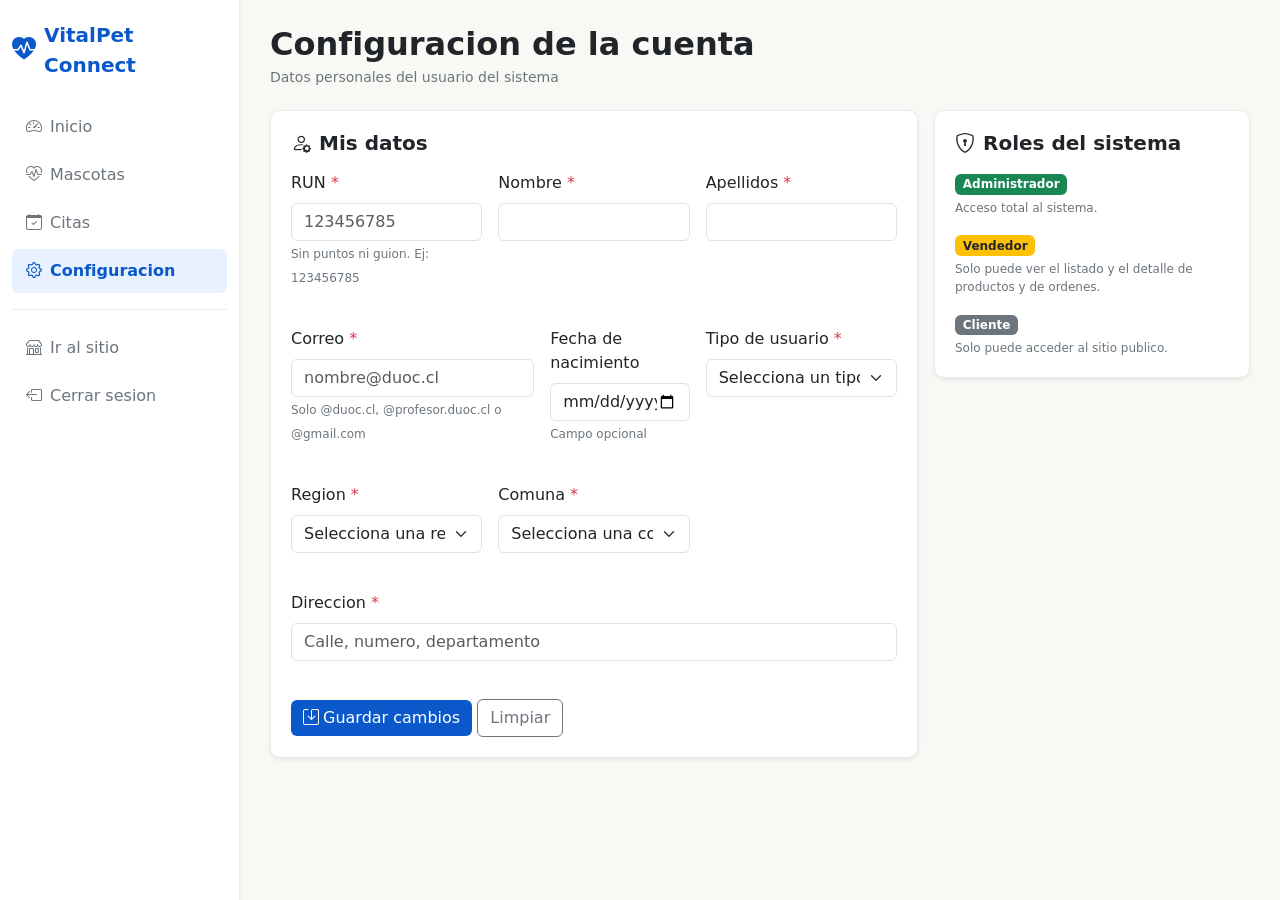
<file: views/dashboard-settings.html>
<!DOCTYPE html>
<html lang="es">

<head>
  <meta charset="UTF-8">
  <meta name="viewport" content="width=device-width, initial-scale=1.0">
  <title>Configuracion | Panel VitalPet Connect</title>

  <link href="https://cdn.jsdelivr.net/npm/bootstrap@5.3.3/dist/css/bootstrap.min.css" rel="stylesheet">
  <link href="https://cdn.jsdelivr.net/npm/bootstrap-icons@1.11.3/font/bootstrap-icons.css" rel="stylesheet">
  <link rel="stylesheet" href="../css/dashboard.css">
</head>

<body>

  <!-- menu lateral -->
  <aside class="vp-sidebar">
    <a href="dashboard-home.html" class="vp-logo">
      <i class="bi bi-heart-pulse-fill fs-4"></i>
      VitalPet Connect
    </a>

    <nav>
      <a href="dashboard-home.html" class="vp-link">
        <i class="bi bi-speedometer2 me-2"></i>Inicio
      </a>
      <a href="dashboard-pets.html" class="vp-link">
        <i class="bi bi-heart-pulse me-2"></i>Mascotas
      </a>
      <a href="dashboard-appointments.html" class="vp-link">
        <i class="bi bi-calendar-check me-2"></i>Citas
      </a>
      <a href="dashboard-settings.html" class="vp-link activo">
        <i class="bi bi-gear me-2"></i>Configuracion
      </a>

      <hr>

      <a href="../index.html" class="vp-link">
        <i class="bi bi-shop me-2"></i>Ir al sitio
      </a>
      <a href="../login.html" class="vp-link">
        <i class="bi bi-box-arrow-left me-2"></i>Cerrar sesion
      </a>
    </nav>
  </aside>

  <main class="vp-contenido">

    <header>
      <h2 class="vp-titulo">Configuracion de la cuenta</h2>
      <p class="vp-subtitulo">Datos personales del usuario del sistema</p>
    </header>

    <div id="mensajeOk" class="alert alert-success d-none"></div>

    <div class="row g-3">

      <div class="col-12 col-xl-8">
        <section class="vp-caja">
          <h5><i class="bi bi-person-gear me-2"></i>Mis datos</h5>

          <form id="formPerfil" novalidate>
            <div class="row g-3">

              <div class="col-12 col-md-4">
                <label for="uRun" class="form-label">RUN <span class="text-danger">*</span></label>
                <input type="text" id="uRun" class="form-control" placeholder="123456785" maxlength="9">
                <span class="vp-ayuda">Sin puntos ni guion. Ej: 123456785</span>
                <span class="vp-error" id="errRun"></span>
              </div>

              <div class="col-12 col-md-4">
                <label for="uNombre" class="form-label">Nombre <span class="text-danger">*</span></label>
                <input type="text" id="uNombre" class="form-control" maxlength="60">
                <span class="vp-error" id="errNombreU"></span>
              </div>

              <div class="col-12 col-md-4">
                <label for="uApellidos" class="form-label">Apellidos <span class="text-danger">*</span></label>
                <input type="text" id="uApellidos" class="form-control">
                <span class="vp-error" id="errApellidos"></span>
              </div>

              <div class="col-12 col-md-5">
                <label for="uCorreo" class="form-label">Correo <span class="text-danger">*</span></label>
                <input type="email" id="uCorreo" class="form-control" placeholder="nombre@duoc.cl">
                <span class="vp-ayuda">Solo @duoc.cl, @profesor.duoc.cl o @gmail.com</span>
                <span class="vp-error" id="errCorreoU"></span>
              </div>

              <div class="col-12 col-md-3">
                <label for="uNacimiento" class="form-label">Fecha de nacimiento</label>
                <input type="date" id="uNacimiento" class="form-control">
                <span class="vp-ayuda">Campo opcional</span>
              </div>

              <div class="col-12 col-md-4">
                <label for="uTipo" class="form-label">Tipo de usuario <span class="text-danger">*</span></label>
                <select id="uTipo" class="form-select">
                  <option value="">Selecciona un tipo</option>
                  <option value="Administrador">Administrador</option>
                  <option value="Vendedor">Vendedor</option>
                  <option value="Cliente">Cliente</option>
                </select>
                <span class="vp-error" id="errTipo"></span>
              </div>

              <div class="col-12 col-md-4">
                <label for="uRegion" class="form-label">Region <span class="text-danger">*</span></label>
                <select id="uRegion" class="form-select">
                  <option value="">Selecciona una region</option>
                </select>
                <span class="vp-error" id="errRegion"></span>
              </div>

              <div class="col-12 col-md-4">
                <label for="uComuna" class="form-label">Comuna <span class="text-danger">*</span></label>
                <!-- se llena sola al cambiar la region -->
                <select id="uComuna" class="form-select">
                  <option value="">Selecciona una comuna</option>
                </select>
                <span class="vp-error" id="errComuna"></span>
              </div>

              <div class="col-12">
                <label for="uDireccion" class="form-label">Direccion <span class="text-danger">*</span></label>
                <input type="text" id="uDireccion" class="form-control" maxlength="300"
                       placeholder="Calle, numero, departamento">
                <span class="vp-error" id="errDireccion"></span>
              </div>

            </div>

            <div class="mt-3">
              <button type="submit" class="btn btn-vp">
                <i class="bi bi-save me-1"></i>Guardar cambios
              </button>
              <button type="reset" class="btn btn-outline-secondary">Limpiar</button>
            </div>
          </form>
        </section>
      </div>

      <div class="col-12 col-xl-4">
        <section class="vp-caja">
          <h5><i class="bi bi-shield-lock me-2"></i>Roles del sistema</h5>

          <ul class="list-unstyled mb-0">
            <li class="mb-3">
              <span class="badge bg-success mb-1">Administrador</span>
              <p class="vp-ayuda mb-0">Acceso total al sistema.</p>
            </li>
            <li class="mb-3">
              <span class="badge bg-warning text-dark mb-1">Vendedor</span>
              <p class="vp-ayuda mb-0">
                Solo puede ver el listado y el detalle de productos y de ordenes.
              </p>
            </li>
            <li>
              <span class="badge bg-secondary mb-1">Cliente</span>
              <p class="vp-ayuda mb-0">Solo puede acceder al sitio publico.</p>
            </li>
          </ul>
        </section>

      </div>

    </div>

  </main>

  <script src="../js/mock-data.js"></script>
  <script src="../js/dashboard.js"></script>
</body>

</html>
</file>
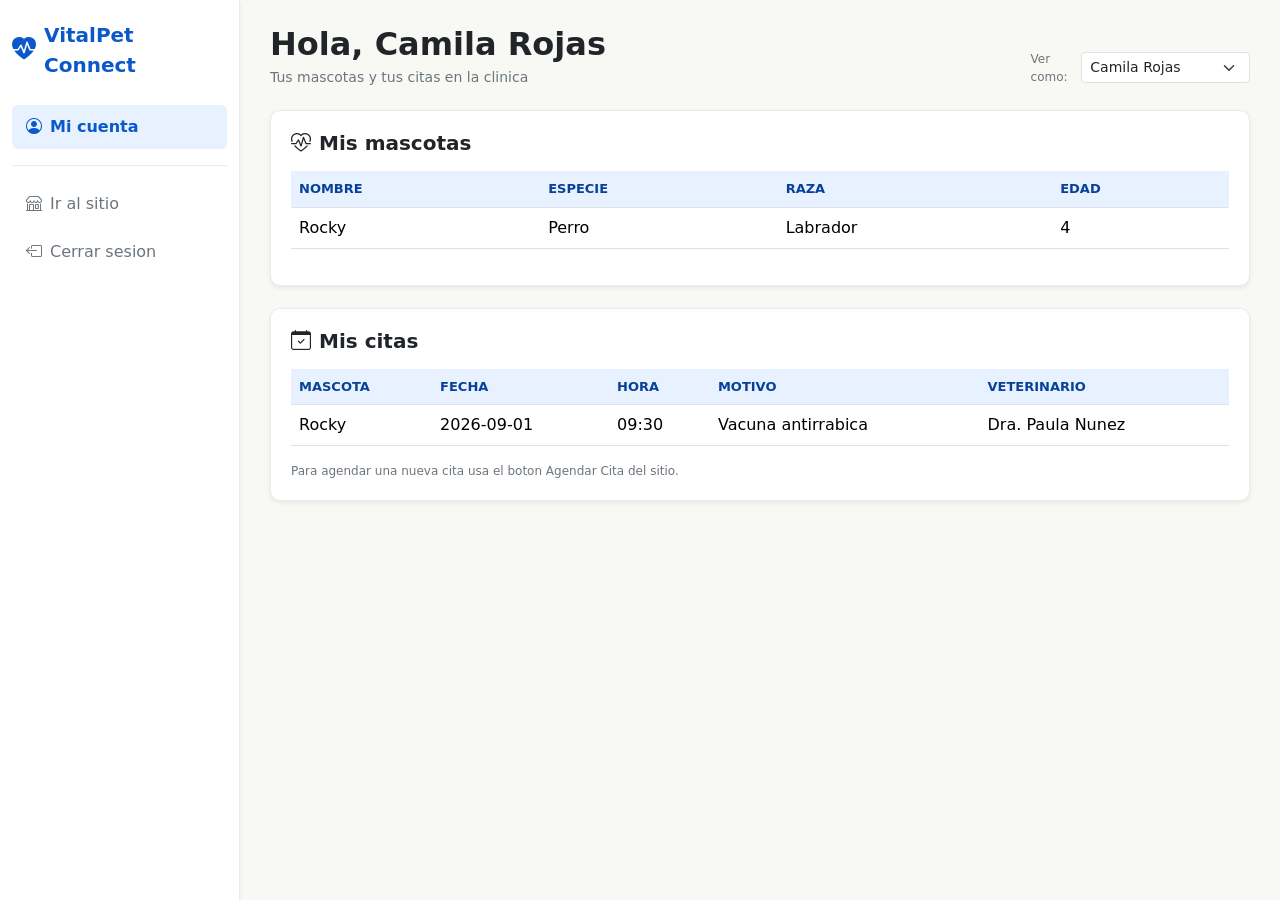
<file: views/dashboard-user.html>
<!DOCTYPE html>
<html lang="es">

<head>
  <meta charset="UTF-8">
  <meta name="viewport" content="width=device-width, initial-scale=1.0">
  <title>Mi cuenta | VitalPet Connect</title>

  <link href="https://cdn.jsdelivr.net/npm/bootstrap@5.3.3/dist/css/bootstrap.min.css" rel="stylesheet">
  <link href="https://cdn.jsdelivr.net/npm/bootstrap-icons@1.11.3/font/bootstrap-icons.css" rel="stylesheet">
  <link rel="stylesheet" href="../css/dashboard.css">
</head>

<body>

  <!-- menu lateral: el cliente solo ve su cuenta, no el panel de administracion -->
  <aside class="vp-sidebar">
    <a href="dashboard-user.html" class="vp-logo">
      <i class="bi bi-heart-pulse-fill fs-4"></i>
      VitalPet Connect
    </a>

    <nav>
      <a href="dashboard-user.html" class="vp-link activo">
        <i class="bi bi-person-circle me-2"></i>Mi cuenta
      </a>

      <hr>

      <a href="../index.html" class="vp-link">
        <i class="bi bi-shop me-2"></i>Ir al sitio
      </a>
      <a href="../login.html" class="vp-link">
        <i class="bi bi-box-arrow-left me-2"></i>Cerrar sesion
      </a>
    </nav>
  </aside>

  <main class="vp-contenido">

    <header class="d-flex justify-content-between align-items-center flex-wrap">
      <div>
        <h2 class="vp-titulo">Hola, <span id="nombreCliente"></span></h2>
        <p class="vp-subtitulo">Tus mascotas y tus citas en la clinica</p>
      </div>

      <!-- mientras el login no guarde la sesion, simulo al cliente con este select -->
      <div class="d-flex align-items-center gap-2">
        <label for="selectCliente" class="vp-ayuda mb-0">Ver como:</label>
        <select id="selectCliente" class="form-select form-select-sm"></select>
      </div>
    </header>

    <!-- mis mascotas -->
    <section class="vp-caja">
      <h5><i class="bi bi-heart-pulse me-2"></i>Mis mascotas</h5>

      <div class="table-responsive">
        <table class="table vp-tabla align-middle">
          <thead>
            <tr>
              <th>Nombre</th>
              <th>Especie</th>
              <th>Raza</th>
              <th>Edad</th>
            </tr>
          </thead>
          <tbody id="tablaMisMascotas"></tbody>
        </table>
      </div>
    </section>

    <!-- mis citas -->
    <section class="vp-caja">
      <h5><i class="bi bi-calendar-check me-2"></i>Mis citas</h5>

      <div class="table-responsive">
        <table class="table vp-tabla align-middle">
          <thead>
            <tr>
              <th>Mascota</th>
              <th>Fecha</th>
              <th>Hora</th>
              <th>Motivo</th>
              <th>Veterinario</th>
            </tr>
          </thead>
          <tbody id="tablaMisCitas"></tbody>
        </table>
      </div>

      <p class="vp-ayuda mb-0">
        Para agendar una nueva cita usa el boton Agendar Cita del sitio.
      </p>
    </section>

  </main>

  <!-- primero los datos, despues la logica -->
  <script src="../js/mock-data.js"></script>
  <script src="../js/dashboard.js"></script>
</body>

</html>
</file>
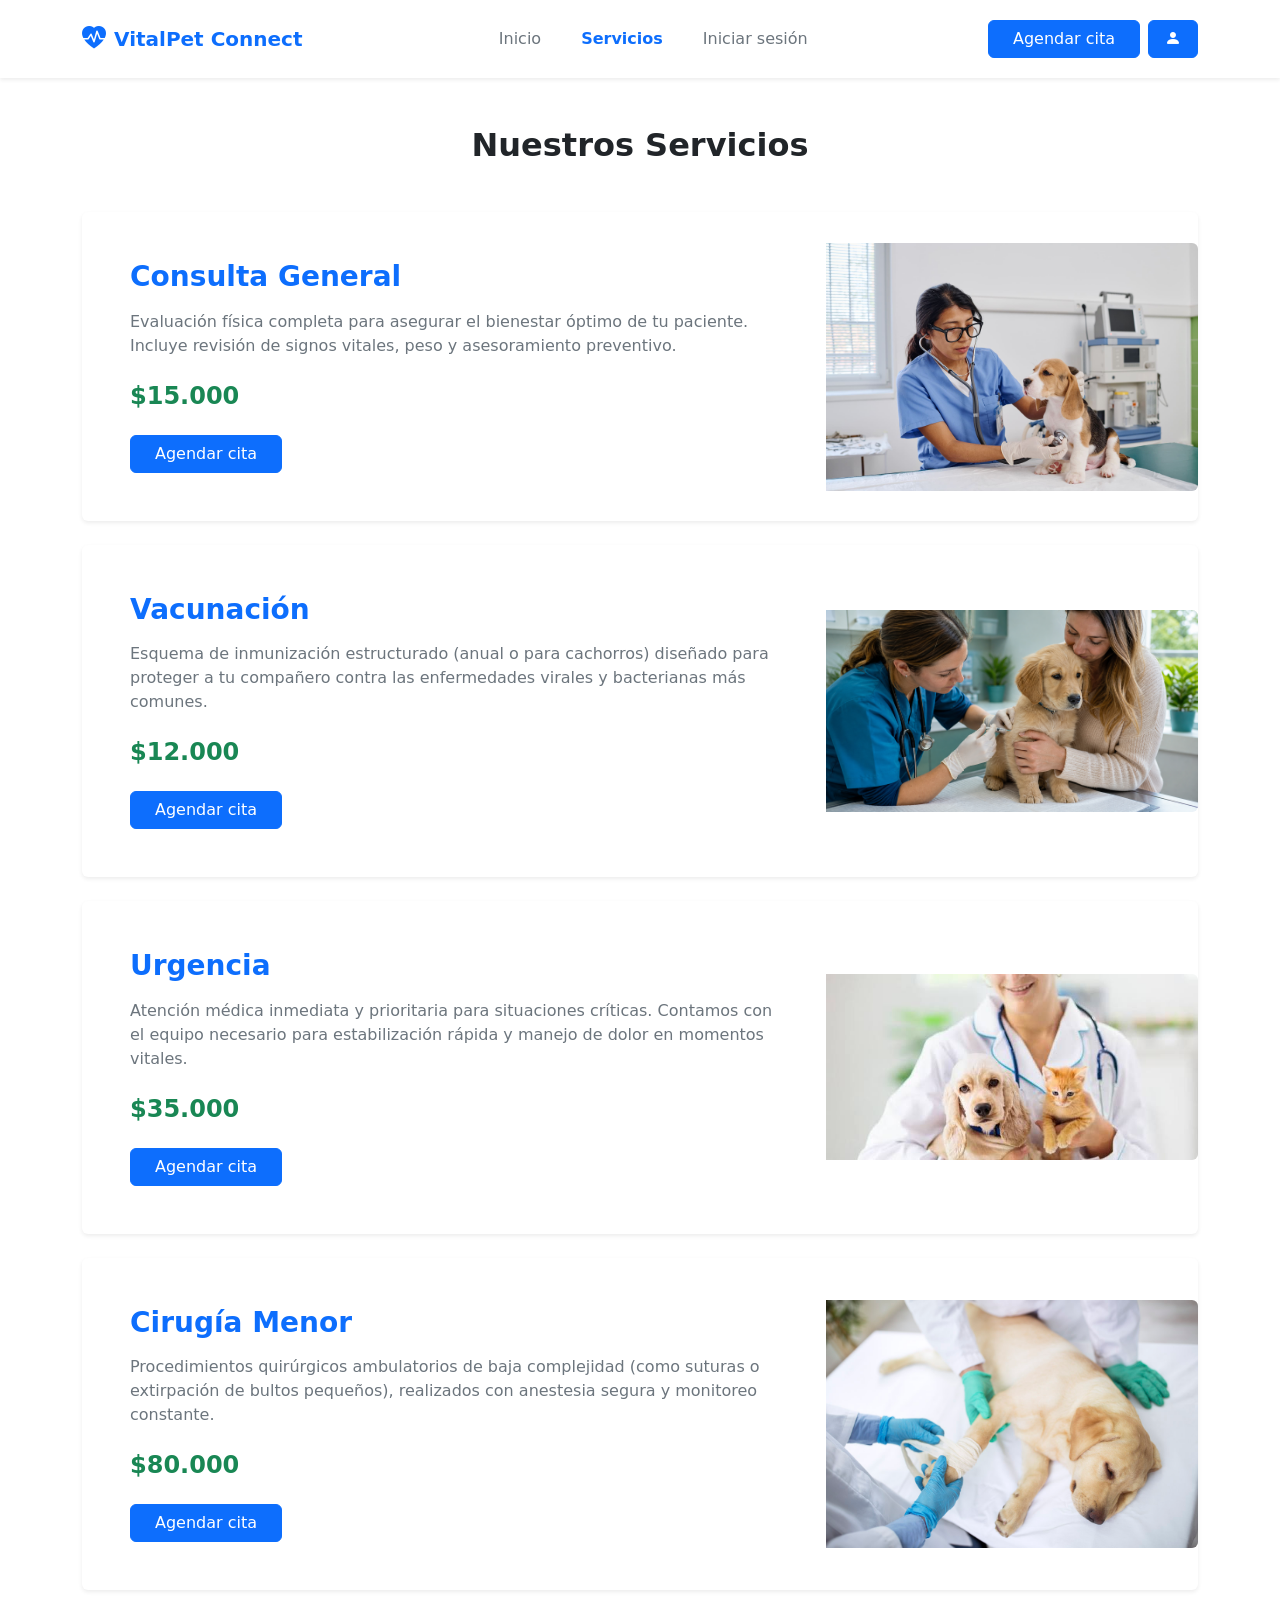
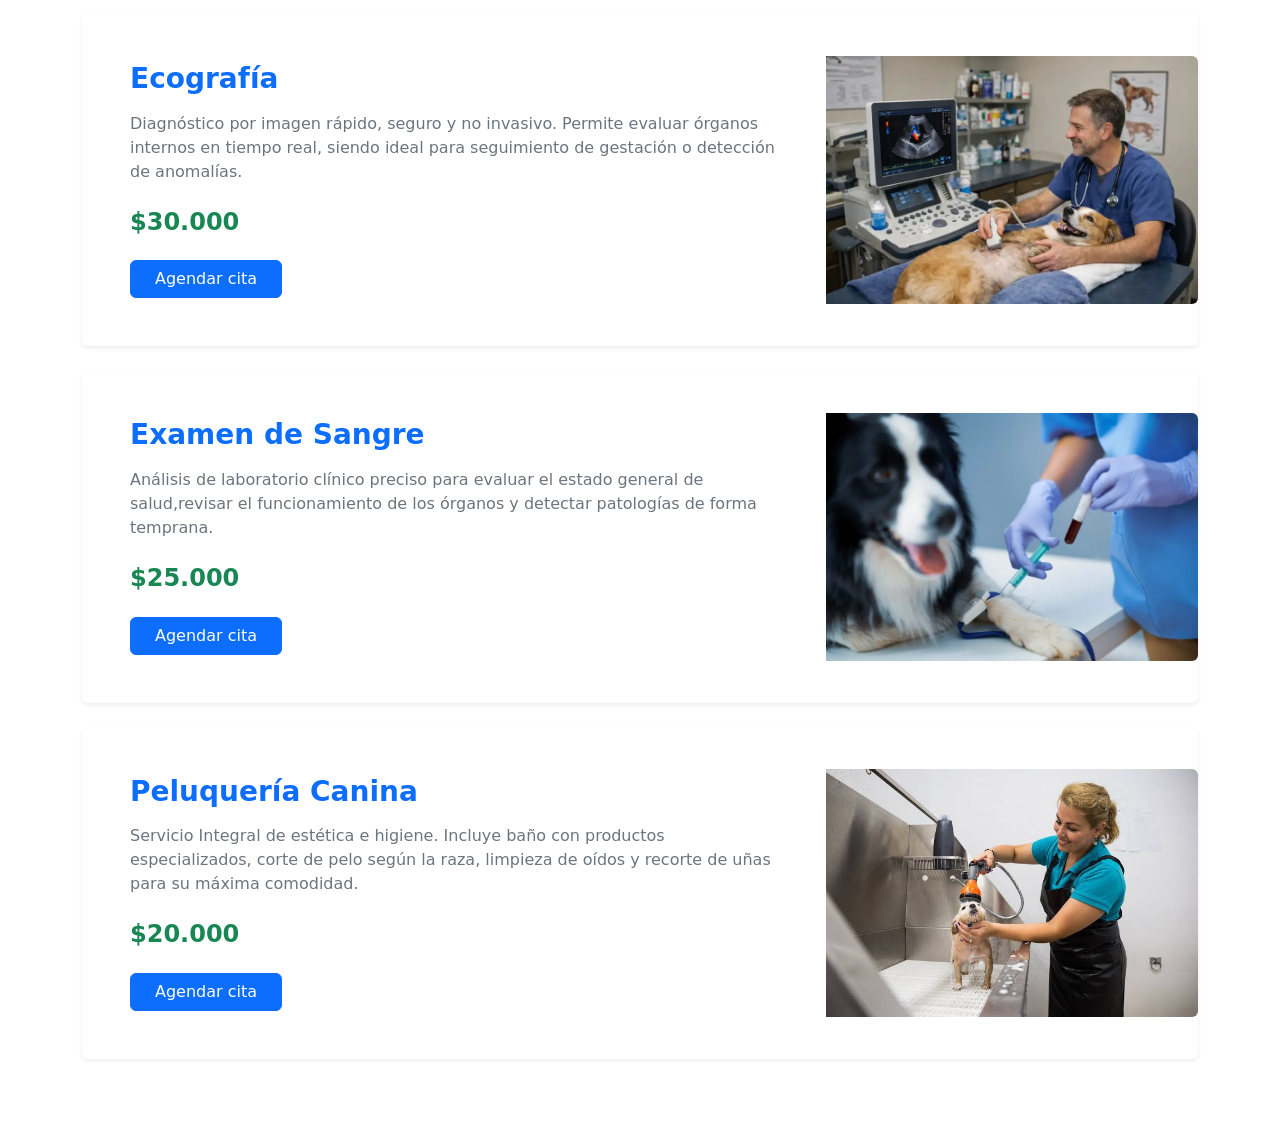
<file: views/services.html>
<!doctype html>
<html lang="es">
  <head>
    <meta charset="UTF-8" />
    <meta name="viewport" content="width=device-width, initial-scale=1.0" />
    <title>Servicios - VitalPet Connect</title>
    <link
      href="https://cdn.jsdelivr.net/npm/bootstrap@5.3.3/dist/css/bootstrap.min.css"
      rel="stylesheet"
    />
    <link
      rel="stylesheet"
      href="https://cdn.jsdelivr.net/npm/bootstrap-icons@1.11.3/font/bootstrap-icons.min.css"
    />
  </head>
  <body>
    <nav class="navbar navbar-expand-lg bg-white shadow-sm py-3">
      <div class="container">
        <!-- Icono hay que ver q ponemos aqui desps-->
        <a
          href="index.html"
          class="navbar-brand d-flex align-items-center gap-2 text-primary fw-bold"
        >
          <i class="bi bi-heart-pulse-fill fs-4"></i>
          VitalPet Connect
        </a>

        <button
          class="navbar-toggler"
          type="button"
          data-bs-toggle="collapse"
          data-bs-target="#navbarContent"
          aria-controls="navbarContent"
          aria-expanded="false"
          aria-label="Toggle navigation"
        >
          <span class="navbar-toggler-icon"></span>
        </button>

        <div class="collapse navbar-collapse" id="navbarContent">
          <ul class="navbar-nav mx-auto mb-2 mb-lg-0 gap-4">
            <li class="nav-item">
              <a href="/index.html" class="nav-link text-secondary">Inicio</a>
            </li>
            <li class="nav-item">
              <a
                href="/views/services.html"
                class="nav-link active fw-bold text-primary"
                aria-current="page"
                >Servicios</a
              >
            </li>
            <li class="nav-item">
              <a href="/login.html" class="nav-link text-secondary">Iniciar sesión</a>
            </li>
          </ul>
          <div class="d-flex gap-2">
            <!--Aca va el boton del modal, que aun no se como carajos hacerlo-->
            <button
              class="btn btn-primary px-4 fw-medium"
              type="button"
              data-bs-toggle="modal"
              data-bs-target="#appointmentModal"
            >
              Agendar cita
            </button>
            <!-- Boton user que este lo hago altoque-->
            <a class="btn btn-primary px-3" href="../login.html" role="button">
              <i class="bi bi-person-fill"></i>
            </a>
          </div>
        </div>
      </div>
    </nav>
    <main>
      <section class="container py-5" id="servicios">
        <h2 class="fw-bold text-center mb-5 text-dark">Nuestros Servicios</h2>
        <div class="card border-0 shadow-sm mb-4 custom-card-hover overflow-hidden">
          <div class="row g-0 align-items-center">
            <div class="col-md-8">
              <div class="card-body p-5">
                <h3 class="card-title fw-bold text-primary mb-3">
                  Consulta General
                </h3>
                <p class="card-text text-secondary mb-4">
                  Evaluación física completa para asegurar el bienestar óptimo de
                  tu paciente. Incluye revisión de signos vitales, peso y
                  asesoramiento preventivo.
                </p>
                <h4 class="text-success fw-bold mb-4">$15.000</h4>
                <button class="btn btn-primary px-4 fw-medium" type="button" data-bs-toggle="modal"
                        data-bs-target="#appointmentModal">
                        Agendar cita
                </button>
              </div>
            </div> 
            <div class="col-md-4">
              <img
                src="/assets/images/servicio-consulta-general.jpg"
                class="img-fluid rounded-end h-100 object-fit-cover"
                alt="Consulta Veterinaria General"/>
            </div>
          </div>
        </div>

        <div class="card border-0 shadow-sm mb-4 custom-card-hover overflow-hidden">
          <div class="row g-0 align-items-center">
            <div class="col-md-8">
              <div class="card-body p-5">
                <h3 class="card-title fw-bold text-primary mb-3">
                  Vacunación
                </h3>
                <p class="card-text text-secondary mb-4">
                  Esquema de inmunización estructurado (anual o para cachorros) diseñado para proteger a tu compañero contra las enfermedades virales y bacterianas más comunes.
                </p>
                <h4 class="text-success fw-bold mb-4">$12.000</h4>
                <button class="btn btn-primary px-4 fw-medium" type="button" data-bs-toggle="modal"
                        data-bs-target="#appointmentModal">
                        Agendar cita
                </button>
              </div>
            </div> 
            <div class="col-md-4">
              <img
                src="/assets/images/consulta-general-img.png"
                class="img-fluid rounded-end h-100 object-fit-cover"
                alt="Consulta Veterinaria General"/>
            </div>
          </div>
        </div>


        <div class="card border-0 shadow-sm mb-4 custom-card-hover overflow-hidden">
          <div class="row g-0 align-items-center">
            <div class="col-md-8">
              <div class="card-body p-5">
                <h3 class="card-title fw-bold text-primary mb-3">
                  Urgencia
                </h3>
                <p class="card-text text-secondary mb-4">
                  Atención médica inmediata y prioritaria para situaciones críticas. Contamos con el equipo necesario para estabilización rápida y manejo de dolor en momentos vitales.
                </p>
                <h4 class="text-success fw-bold mb-4">$35.000</h4>
                <button class="btn btn-primary px-4 fw-medium" type="button" data-bs-toggle="modal"
                        data-bs-target="#appointmentModal">
                        Agendar cita
                </button>
              </div>
            </div> 
            <div class="col-md-4">
              <img
                src="/assets/images/servicio-urgencia.jpg"
                class="img-fluid rounded-end h-100 object-fit-cover"
                alt="Consulta Veterinaria General"/>
            </div>
          </div>
        </div>

        <div class="card border-0 shadow-sm mb-4 custom-card-hover overflow-hidden">
          <div class="row g-0 align-items-center">
            <div class="col-md-8">
              <div class="card-body p-5">
                <h3 class="card-title fw-bold text-primary mb-3">
                  Cirugía Menor
                </h3>
                <p class="card-text text-secondary mb-4">
                  Procedimientos quirúrgicos ambulatorios de baja complejidad (como suturas o extirpación de bultos pequeños), realizados con anestesia segura y monitoreo constante.
                </p>
                <h4 class="text-success fw-bold mb-4">$80.000</h4>
                <button class="btn btn-primary px-4 fw-medium" type="button" data-bs-toggle="modal"
                        data-bs-target="#appointmentModal">
                        Agendar cita
                </button>
              </div>
            </div> 
            <div class="col-md-4">
              <img
                src="/assets/images/servicio-cirugia-menor.jpg"
                class="img-fluid rounded-end h-100 object-fit-cover"
                alt="Consulta Veterinaria General"/>
            </div>
          </div>
        </div>

        <div class="card border-0 shadow-sm mb-4 custom-card-hover overflow-hidden">
          <div class="row g-0 align-items-center">
            <div class="col-md-8">
              <div class="card-body p-5">
                <h3 class="card-title fw-bold text-primary mb-3">
                  Ecografía
                </h3>
                <p class="card-text text-secondary mb-4">
                  Diagnóstico por imagen rápido, seguro y no invasivo. Permite evaluar órganos internos en tiempo real, siendo ideal para seguimiento de gestación o detección de anomalías.
                </p>
                <h4 class="text-success fw-bold mb-4">$30.000</h4>
                <button class="btn btn-primary px-4 fw-medium" type="button" data-bs-toggle="modal"
                        data-bs-target="#appointmentModal">
                        Agendar cita
                </button>
              </div>
            </div> 
            <div class="col-md-4">
              <img
                src="/assets/images/servicio-ecografia.webp"
                class="img-fluid rounded-end h-100 object-fit-cover"
                alt="Consulta Veterinaria General"/>
            </div>
          </div>
        </div>

        <div class="card border-0 shadow-sm mb-4 custom-card-hover overflow-hidden">
          <div class="row g-0 align-items-center">
            <div class="col-md-8">
              <div class="card-body p-5">
                <h3 class="card-title fw-bold text-primary mb-3">
                  Examen de Sangre
                </h3>
                <p class="card-text text-secondary mb-4">
                  Análisis de laboratorio clínico preciso para evaluar el estado general de salud,revisar el funcionamiento de los órganos y detectar patologías de forma temprana.
                </p>
                <h4 class="text-success fw-bold mb-4">$25.000</h4>
                <button class="btn btn-primary px-4 fw-medium" type="button" data-bs-toggle="modal"
                        data-bs-target="#appointmentModal">
                        Agendar cita
                </button>
              </div>
            </div> 
            <div class="col-md-4">
              <img
                src="/assets/images/servicio-examen-sangre.webp"
                class="img-fluid rounded-end h-100 object-fit-cover"
                alt="Consulta Veterinaria General"/>
            </div>
          </div>
        </div>

        <div class="card border-0 shadow-sm mb-4 custom-card-hover overflow-hidden">
          <div class="row g-0 align-items-center">
            <div class="col-md-8">
              <div class="card-body p-5">
                <h3 class="card-title fw-bold text-primary mb-3">
                  Peluquería Canina
                </h3>
                <p class="card-text text-secondary mb-4">
                  Servicio Integral de estética e higiene. Incluye baño con productos especializados, corte de pelo según la raza, limpieza de oídos y recorte de uñas para su máxima comodidad.
                </p>
                <h4 class="text-success fw-bold mb-4">$20.000</h4>
                <button class="btn btn-primary px-4 fw-medium" type="button" data-bs-toggle="modal"
                        data-bs-target="#appointmentModal">
                        Agendar cita
                </button>
              </div>
            </div> 
            <div class="col-md-4">
              <img
                src="/assets/images/servicio-peliqueria.jpg"
                class="img-fluid rounded-end h-100 object-fit-cover"
                alt="Consulta Veterinaria General"/>
            </div>
          </div>
        </div>

      </section>
    </main>
    <div class="modal fade" id="appointmentModal" tabindex="-1" aria-labelledby="appointmentModalLabel"
        aria-hidden="true">
        <div class="modal-dialog modal-dialog-centered">
            <div class="modal-content rounded-4 border-0 shadow">
                <!-- Cabecera del Modal -->
                <div class="modal-header border-bottom-0 pb-0">
                    <h1 class="modal-title fs-4 fw-bold text-dark" id="appointmentModalLabel">Agendar Nueva Cita</h1>
                    <button type="button" class="btn-close" data-bs-dismiss="modal" aria-label="Close"></button>
                </div>
                <div class="modal-body">
                    <p class="text-secondary small mb-4">Ingresa los datos de tu mascota para solicitar una hora de
                        atención.</p>
                    <form id="appointmentForm">
                        <div class="mb-3">
                            <label for="petName" class="form-label fw-medium small">Nombre de la Mascota</label>
                            <input type="text" class="form-control" id="petName" placeholder="Ej: Nala">
                            <span class="text-danger small" id="errorPetName"></span>
                        </div>
                        <div class="mb-3">
                            <label for="ownerName" class="form-label fw-medium small">Tu Nombre</label>
                            <input type="text" class="form-control" id="ownerName" placeholder="Ej: Ignacio">
                            <span class="text-danger small" id="errorOwnerName"></span>
                        </div>
                        <div class="mb-3">
                            <label for="appointmentReason" class="form-label fw-medium small">Motivo de la
                                Consulta</label>
                            <select class="form-select" id="appointmentReason">
                                <option value="" selected>Selecciona un motivo...</option>
                                <option value="vacuna">Consulta General - $15.000</option>
                                <option value="control">Vacunación - $12.000</option>
                                <option value="urgencia">Urgencia - $35.000</option>
                                <option value="cirugiaMenor">Cirugía Menor - $80.000</option>
                                <option value="eco">Ecografía - $30.000</option>
                                <option value="examenSangre"> Examen de Sangre - $25.000</option>
                                <option value="peluqueria">Peluquería Canina - $20.000</option>
                            </select>
                            <span class="text-danger small" id="errorReason"></span>
                        </div>
                        <div class="mb-4">
                            <label for="appointmentTime" class="form-label fw-medium small">Horas Disponibles</label>
                            <select class="form-select" id="appointmentTime">
                                <option value="" selected>Cargando horas disponibles...</option>
                                <!-- Las opciones reales se inyectarán aquí con tu mock-data.js -->
                            </select>
                            <span class="text-danger small" id="errorTime"></span>
                        </div>
                        <div class="d-grid gap-2">
                            <button type="submit" class="btn btn-primary fw-medium py-2">Confirmar Cita</button>
                            <button type="button" class="btn btn-light fw-medium py-2"
                                data-bs-dismiss="modal">Cancelar</button>
                        </div>
                    </form>
                </div>

            </div>
        </div>
    </div>
    <script src="https://cdn.jsdelivr.net/npm/bootstrap@5.3.3/dist/js/bootstrap.bundle.min.js"></script>
  </body>
</html>
</file>
<file: css/styles.css>
:root{
    --bs-primary: #0A58CA;
    --bs-primary-rgb:10,88,202;
}

body{
    font-family: 'Inter', system-ui, -apple-system, sans-serif;
    background-color: #F8F9F4;
}

.hero-section{
    background-image: url(/assets/images/Imagen_Principal_Web_clinica_macul.png);
    background-size: cover;
    background-position: center right;
    min-height: 80vh;
}

/* Truquito pa que quede con degradado la imagen del hero*/
.hero-section::before{
    content: '';
    position: absolute;
    top: 0;
    left: 0;
    width: 100%;
    height: 100%;
    background: linear-gradient(90deg, rgba(255,255,255,0.95) 0%, rgba(255,255,255,0.7) 45%, rgba(255,255,255,0) 100%);
    z-index: 0;
}

/*Esto es para hacer responsive en celulares*/
@media (max-width: 768px) {
    .hero-section::before {
        background: linear-gradient(90deg, rgba(255,255,255,0.95) 0%, rgba(255,255,255,0.85) 100%);
    }
}
</file>
<file: css/login.css>
.login-container {
    min-height: 100vh;
    display: flex;
    align-items: center;
    justify-content: center;
    padding: 1.5rem;
}

.login-card {
    width: 100%;
    max-width: 420px;
    background: #ffffff;
    border-radius: 16px;
    border: none;
    box-shadow: 0 12px 35px rgba(34, 62, 74, 0.08);
    overflow: hidden;
}

/* Cabecera*/
.brand-header {
    background-color: #0A58CA;
    padding: 2.25rem 1.5rem 1.75rem;
    text-align: center;
    color: #ffffff;
}

/* Insignia circular como las tarjetas del Dashboard */
.brand-badge {
    width: 58px;
    height: 58px;
    background-color: #0A58CA;
    border-radius: 50%;
    display: inline-flex;
    align-items: center;
    justify-content: center;
    font-size: 1.5rem;
    color: #ffffff;
    margin-bottom: 0.75rem;
    box-shadow: 0 4px 12px rgba(1, 33, 177, 0.993);
}

.brand-title {
    font-weight: 700;
    font-size: 1.4rem;
    margin: 0;
    letter-spacing: -0.3px;
}

.brand-subtitle {
    font-size: 0.85rem;
    opacity: 0.8;
    margin-top: 0.25rem;
}

.form-body {
    padding: 2rem 1.75rem;
}

/* Campos de entrada estilizados */
.custom-input-group .input-group-text {
    background-color: #f8fafc;
    border-right: none;
    border-color: #e2e8f0;
    color: #223e4a;
}

.custom-input-group .form-control {
    background-color: #f8fafc;
    border-left: none;
    border-color: #e2e8f0;
    padding: 0.7rem 1rem;
    font-size: 0.95rem;
}

.custom-input-group .form-control:focus {
    background-color: #ffffff;
    box-shadow: none;
    border-color: #0A58CA;
}

.custom-input-group:focus-within .input-group-text {
    border-color: #0A58CA;
    color: #0A58CA;
}

/* Botón principal */
.btn-vitalpet {
    background-color: #0A58CA !important;
    border: none !important;
    color: #ffffff !important;
    font-weight: 600;
    padding: 0.75rem;
    border-radius: 8px;
    transition: all 0.2s ease-in-out;
}

/* cuando se pone el mouse sobre el boton principal */
.btn-vitalpet:hover {
    background-color: #0043a7 !important;
    transform: translateY(-1px);
    box-shadow: 0 4px 12px rgba(38, 166, 154, 0.35);
}

.register-link {
    color: #0A58CA;
    font-weight: 600;
    text-decoration: none;
}

.register-link:hover {
    color: #0043a7;
    text-decoration: underline;
}
</file>
<file: css/dashboard.css>
/* estilos del panel de administracion
   van despues de bootstrap, no lo reemplazan
   uso los mismos colores que la landing (azul #0A58CA y fondo #F8F9F4) */

/* variables de color para no andar repitiendo los codigos */
:root {
  --vp-azul: #0A58CA;
  --vp-azul-oscuro: #084298;
  --vp-azul-claro: #E7F1FF;
  --vp-fondo: #F8F9F4;
  --vp-borde: #E9ECEF;
  --vp-texto: #212529;
  --vp-gris: #6C757D;
}

body {
  background-color: var(--vp-fondo);
  font-family: 'Inter', system-ui, -apple-system, sans-serif;
  color: var(--vp-texto);
}

/* menu lateral: blanco con sombra, como la navbar del sitio */
.vp-sidebar {
  background-color: #fff;
  width: 240px;
  min-height: 100vh;
  padding: 20px 12px;
  position: fixed;
  top: 0;
  left: 0;
  border-right: 1px solid var(--vp-borde);
  box-shadow: 0 .125rem .25rem rgba(0,0,0,.075);
}

.vp-sidebar .vp-logo {
  color: var(--vp-azul);
  font-size: 20px;
  font-weight: bold;
  display: flex;
  align-items: center;
  justify-content: center;
  gap: 8px;
  margin-bottom: 25px;
  text-decoration: none;
}

.vp-sidebar a.vp-link {
  color: var(--vp-gris);
  display: block;
  padding: 10px 14px;
  border-radius: 6px;
  text-decoration: none;
  margin-bottom: 4px;
}

.vp-sidebar a.vp-link:hover {
  background-color: var(--vp-fondo);
  color: var(--vp-azul);
}

/* la clase activo va en el link de la pagina donde estoy parado,
   igual que el link activo de la navbar de la landing */
.vp-sidebar a.vp-link.activo {
  background-color: var(--vp-azul-claro);
  color: var(--vp-azul);
  font-weight: bold;
}

.vp-sidebar hr {
  border-color: var(--vp-borde);
  opacity: 1;
}

/* contenido */
.vp-contenido {
  margin-left: 240px;
  padding: 25px 30px;
}

.vp-titulo {
  color: var(--vp-texto);
  font-weight: bold;
  margin-bottom: 4px;
}

.vp-subtitulo {
  color: var(--vp-gris);
  font-size: 14px;
  margin-bottom: 22px;
}

/* tarjetas del resumen */
.vp-tarjeta {
  background-color: #fff;
  border: 1px solid var(--vp-borde);
  border-radius: 10px;
  padding: 18px;
  height: 100%;
  box-shadow: 0 .125rem .25rem rgba(0,0,0,.075);
}

.vp-tarjeta .vp-numero {
  font-size: 30px;
  font-weight: bold;
  color: var(--vp-azul);
  margin: 0;
}

.vp-tarjeta .vp-etiqueta {
  font-size: 13px;
  color: var(--vp-gris);
  text-transform: uppercase;
}

/* el circulito con el icono */
.vp-icono {
  width: 44px;
  height: 44px;
  border-radius: 50%;
  display: flex;
  align-items: center;
  justify-content: center;
  font-size: 20px;
  color: #fff;
  background-color: var(--vp-azul);
}

.vp-icono.amarillo { background-color: #FFC107; }
.vp-icono.rojo     { background-color: #DC3545; }
.vp-icono.azul     { background-color: #6EA8FE; }

/* cajas blancas de las tablas y los formularios */
.vp-caja {
  background-color: #fff;
  border: 1px solid var(--vp-borde);
  border-radius: 10px;
  padding: 20px;
  margin-bottom: 22px;
  box-shadow: 0 .125rem .25rem rgba(0,0,0,.075);
}

.vp-caja h5 {
  color: var(--vp-texto);
  font-weight: bold;
  margin-bottom: 16px;
}

.vp-tabla thead th {
  background-color: var(--vp-azul-claro);
  color: var(--vp-azul-oscuro);
  font-size: 13px;
  text-transform: uppercase;
}

.vp-tabla tbody tr:hover {
  background-color: var(--vp-fondo);
}

/* boton propio, mismo azul que los botones de la landing */
.btn-vp {
  background-color: var(--vp-azul);
  color: #fff;
  border: none;
}

.btn-vp:hover {
  background-color: var(--vp-azul-oscuro);
  color: #fff;
}

/* mensajes de error de los formularios */
.vp-error {
  color: #DC3545;
  font-size: 13px;
  display: block;
  margin-top: 4px;
  min-height: 18px;
}

.vp-ayuda {
  color: var(--vp-gris);
  font-size: 12px;
}

/* borde rojo o verde segun la validacion */
input.campo-malo, select.campo-malo, textarea.campo-malo {
  border-color: #DC3545;
}

input.campo-bueno, select.campo-bueno, textarea.campo-bueno {
  border-color: #198754;
}

/* en pantallas chicas el menu se va arriba */
@media (max-width: 768px) {
  .vp-sidebar {
    position: static;
    width: 100%;
    min-height: auto;
  }

  .vp-contenido {
    margin-left: 0;
    padding: 18px;
  }
}
</file>
